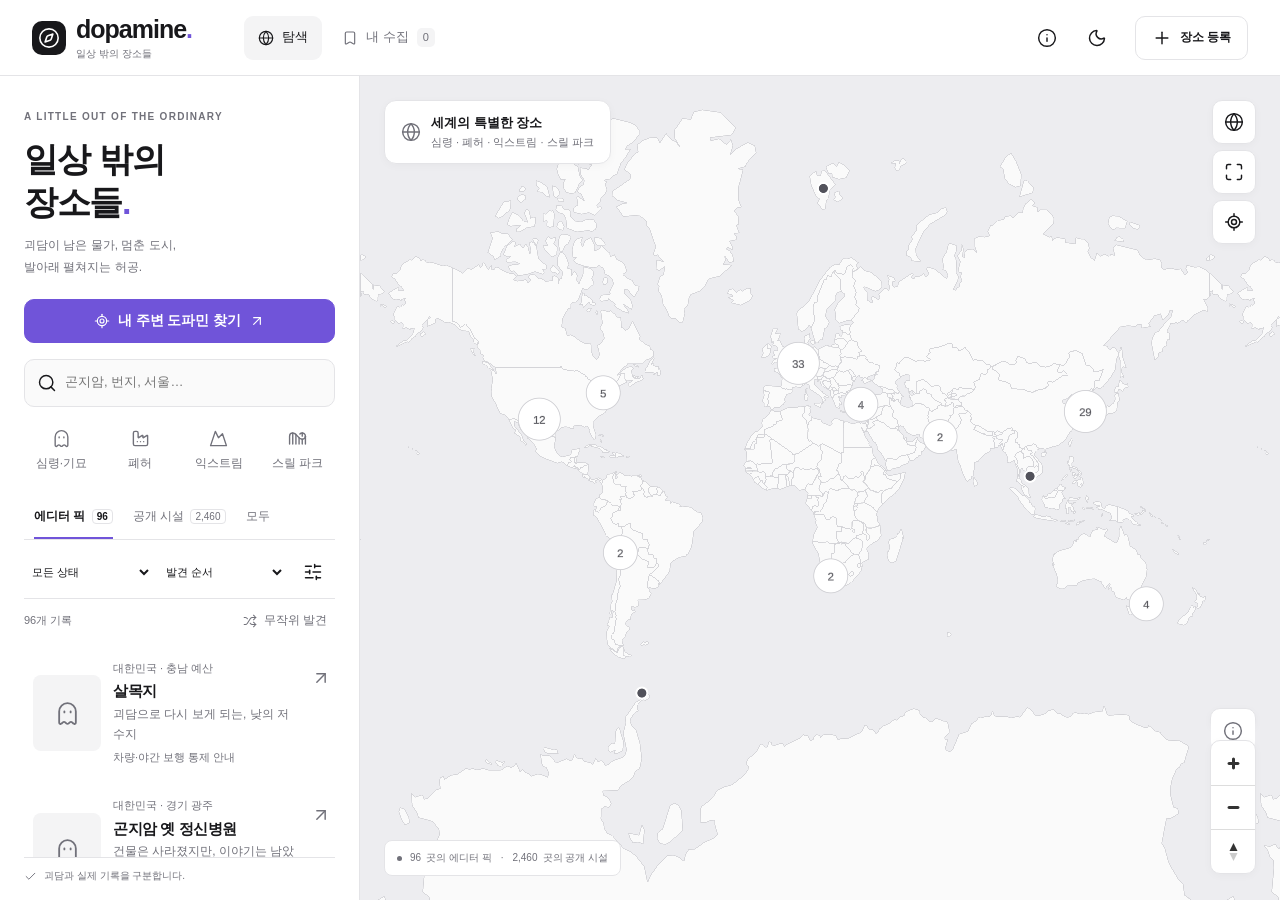
<file: index.html>
<!doctype html>
<html lang="ko" data-theme="light">
<head>
<meta charset="UTF-8"><meta name="viewport" content="width=device-width,initial-scale=1,viewport-fit=cover">
<meta name="theme-color" content="#fafafa"><meta name="description" content="심령 명소, 폐허, 아찔한 체험과 스릴 어트랙션. 세계 지도에서 다음 도파민을 발견하고, 내 주변의 특별한 장소를 찾으십시오.">
<title>Dopamine · 일상 밖의 장소들</title><link rel="icon" href="./favicon.svg"><link rel="manifest" href="./manifest.webmanifest"><link rel="stylesheet" href="./app.css"><script type="module" src="./app.js"></script>
<meta property="og:title" content="Dopamine · 일상 밖의 장소들"><meta property="og:description" content="심장이 빨라지는 곳을 찾는 세계 지도."><meta property="og:type" content="website">
<script>try{document.documentElement.dataset.theme=JSON.parse(localStorage.getItem('dopamine-theme'))||(matchMedia('(prefers-color-scheme:dark)').matches?'dark':'light')}catch{}</script>
<link rel="canonical" href="https://hashnut.github.io/dopamine/"><meta property="og:url" content="https://hashnut.github.io/dopamine/"></head>
<body>
<a class="skip-link" href="#search">장소 검색으로 이동</a>
<header class="app-header">
  <a class="brand" href="./" aria-label="Dopamine 홈"><span class="brand-symbol" data-icon="Compass"></span><span>dopamine<span class="brand-dot">.</span><small>일상 밖의 장소들</small></span></a>
  <nav class="desktop-nav" aria-label="주요 탐색"><button id="explore-button" class="active"><span data-icon="Globe"></span>탐색</button><button id="saved-button"><span data-icon="Bookmark"></span>내 수집 <span id="saved-count" class="count">0</span></button></nav>
  <div class="header-actions"><button id="source-button" class="icon-button" aria-label="자료와 출처"><span data-icon="Info"></span></button><button id="theme-button" class="icon-button" aria-label="어두운 테마로 전환"><span data-icon="Moon"></span></button><button id="suggest-button" class="secondary desktop-only"><span data-icon="Plus"></span>장소 등록</button></div>
</header>
<main class="app-main">
  <aside id="explorer" class="explorer" aria-label="장소 탐색">
    <div class="explorer-top"><div class="intro"><span class="eyebrow">A LITTLE OUT OF THE ORDINARY</span><h1>일상 밖의 <br>장소들<span class="accent-text">.</span></h1><p>괴담이 남은 물가, 멈춘 도시,<br>발아래 펼쳐지는 허공.</p></div><button id="panel-close" class="icon-button mobile-only" aria-label="목록 닫기"><span data-icon="X"></span></button></div>
    <button id="nearby-button" class="primary nearby-cta"><span data-icon="LocateFixed"></span>내 주변 도파민 찾기<span data-icon="ArrowUpRight"></span></button>
    <div class="search-control"><span data-icon="Search"></span><input id="search" type="search" placeholder="곤지암, 번지, 서울…" aria-label="장소 검색" autocomplete="off"><button id="clear-search" class="icon-button" aria-label="검색 지우기" hidden><span data-icon="X"></span></button></div>
    <div id="theme-tabs" class="category-tabs" role="group" aria-label="장소 종류"></div>
    <div class="dataset-tabs" role="group" aria-label="자료 종류"><button data-dataset="curated" class="active">에디터 픽 <span id="curated-count">—</span></button><button data-dataset="inventory">공개 시설 <span id="inventory-count">—</span></button><button data-dataset="all">모두</button></div>
    <div id="location-context" class="location-context" hidden><span data-icon="MapPin"></span><span id="location-label"></span><button id="clear-location" class="icon-button" aria-label="위치 기준 해제"><span data-icon="X"></span></button></div>
    <div class="filter-row"><select id="visit-filter" aria-label="방문 상태"><option value="all">모든 상태</option><option value="visitable">운영 안내 있음</option><option value="archive">제한·미확인</option></select><select id="sort" aria-label="정렬"><option value="editor">발견 순서</option><option value="distance">가까운 순</option><option value="country">나라별</option><option value="rating">내 평점순</option></select><button id="filter-button" class="icon-button" aria-label="상세 필터"><span data-icon="SlidersHorizontal"></span></button></div>
    <div class="list-heading"><span id="result-count" aria-live="polite">기록을 불러오는 중</span><button id="random-button" class="text-button"><span data-icon="Shuffle"></span>무작위 발견</button></div>
    <div id="place-list" class="place-list" aria-label="검색 결과"></div>
    <div class="explorer-footer"><span data-icon="Check"></span><span id="data-note">괴담과 실제 기록을 구분합니다.</span></div>
  </aside>
  <section class="map-stage" aria-label="세계 장소 지도">
    <div id="map" class="map-container"></div>
    <div class="map-title"><span class="map-title-icon" data-icon="Globe"></span><div><strong id="map-title">세계의 특별한 장소</strong><span id="map-subtitle">지도에서 다음 발견을 시작하십시오.</span></div></div>
    <button id="mobile-search" class="mobile-search mobile-only" aria-label="검색과 장소 목록 열기"><span data-icon="Search"></span><span>어디로 떠나시겠습니까.</span><span data-icon="SlidersHorizontal"></span></button>
    <div class="map-actions"><button id="world-button" class="icon-button" aria-label="세계 전체 보기" title="세계 전체"><span data-icon="Globe"></span></button><button id="fit-button" class="icon-button" aria-label="현재 결과에 지도 맞추기" title="결과 보기"><span data-icon="Maximize"></span></button><button id="map-nearby" class="icon-button" aria-label="주변 장소 찾기" title="주변 장소"><span data-icon="LocateFixed"></span></button></div>
    <div id="map-summary" class="map-summary"><span class="live-dot"></span><span id="total-count">—</span>곳의 에디터 픽<span class="summary-divider">·</span><span id="public-total">—</span>곳의 공개 시설</div>
    <div class="mobile-map-teaser mobile-only"><div><span class="eyebrow">YOUR NEXT DISCOVERY</span><strong id="mobile-result-count">일상 밖으로, 한 걸음.</strong></div><button id="teaser-list" class="icon-button" aria-label="장소 목록 열기"><span data-icon="ArrowUpRight"></span></button></div>
    <article id="detail" class="detail-panel" aria-label="장소 상세 기록" hidden tabindex="-1"></article>
  </section>
</main>
<nav class="bottom-nav" aria-label="모바일 주요 탐색"><button data-nav="map" class="active"><span data-icon="Map"></span><span>지도</span></button><button data-nav="list"><span data-icon="List"></span><span>발견</span></button><button data-nav="nearby"><span data-icon="LocateFixed"></span><span>내 주변</span></button><button data-nav="saved"><span data-icon="Bookmark"></span><span>내 수집</span></button><button data-nav="more"><span data-icon="Menu"></span><span>더보기</span></button></nav>
<dialog id="nearby-dialog" class="sheet-dialog"><div class="dialog-heading"><div><span class="eyebrow">CLOSE TO YOU</span><h2>근처에도, 특별한 곳.</h2></div><button class="dialog-close icon-button" aria-label="주변 검색 닫기"><span data-icon="X"></span></button></div><p>현재 위치 또는 원하는 도시를 기준으로 가까운 장소를 찾습니다.</p><button id="locate-button" class="primary full-width"><span data-icon="LocateFixed"></span>현재 위치 사용</button><p class="privacy-note">위치는 이 기기의 거리 계산에만 사용됩니다. 위치를 별도로 저장하거나 전송하지 않습니다. 지도 서비스에는 보고 있는 지도 영역이 요청됩니다.</p><div id="location-error" class="notice" role="status" hidden></div><label for="city-select">도시로 시작하기</label><select id="city-select"><option value="seoul">서울</option><option value="busan">부산</option><option value="daegu">대구</option><option value="daejeon">대전</option><option value="gwangju">광주</option><option value="jeju">제주</option><option value="tokyo">도쿄</option><option value="london">런던</option><option value="paris">파리</option><option value="new-york">뉴욕</option><option value="los-angeles">로스앤젤레스</option><option value="sydney">시드니</option></select><button id="city-button" class="secondary full-width">이 도시 근처 찾기<span data-icon="ArrowUpRight"></span></button><button id="map-center-button" class="text-button full-width"><span data-icon="MapPin"></span>지금 지도 중심에서 찾기</button><div class="radius-row"><label for="radius">검색 반경</label><select id="radius"><option value="25">25 km</option><option value="50" selected>50 km</option><option value="100">100 km</option><option value="300">300 km</option><option value="0">거리 제한 없음</option></select></div></dialog>
<dialog id="filter-dialog" class="sheet-dialog"><div class="dialog-heading"><h2>탐색 필터</h2><button class="dialog-close icon-button" aria-label="필터 닫기"><span data-icon="X"></span></button></div><p>공개 시설은 OpenStreetMap의 시설 기록입니다. 현재 운영과 스릴 수준은 별도로 검증되지 않았습니다.</p><label for="facility-kind">공개 시설 종류</label><select id="facility-kind"><option value="all">모두</option><option value="roller_coaster">롤러코스터</option><option value="zipline">짚라인</option><option value="bungee">번지점프</option></select><button id="reset-filters" class="secondary full-width">검색 조건 초기화</button><button class="primary full-width dialog-apply">적용하기</button></dialog>
<dialog id="more-dialog" class="sheet-dialog"><div class="dialog-heading"><h2>Dopamine</h2><button class="dialog-close icon-button" aria-label="메뉴 닫기"><span data-icon="X"></span></button></div><button id="mobile-suggest" class="secondary full-width"><span data-icon="Plus"></span>내 지도에 장소 등록</button><button id="mobile-sources" class="secondary full-width"><span data-icon="Info"></span>자료와 출처</button><p>내 수집·평점·등록은 이 브라우저에 저장됩니다. 다른 기기나 다른 이용자와 공유되는 계정 기능은 아닙니다.</p></dialog>
<dialog id="suggest-dialog" class="sheet-dialog"><div class="dialog-heading"><div><span class="eyebrow">YOUR FIELD NOTE</span><h2>나만의 장소 기록</h2></div><button class="dialog-close icon-button" aria-label="장소 등록 닫기"><span data-icon="X"></span></button></div><p>이 브라우저의 내 지도에 저장됩니다. 전체 이용자에게 공개되는 등록은 아닙니다.</p><form id="suggest-form"><label for="place-name">장소 이름</label><input id="place-name" required maxlength="70"><div class="form-grid"><div><label for="place-country">나라 · 지역</label><input id="place-country" required maxlength="50"></div><div><label for="place-category">종류</label><select id="place-category"><option value="haunted">심령·기묘</option><option value="ruins">폐허</option><option value="extreme">익스트림</option><option value="parks">스릴 파크</option></select></div></div><div class="form-grid"><div><label for="place-lat">위도</label><input id="place-lat" required type="number" min="-90" max="90" step="any"></div><div><label for="place-lon">경도</label><input id="place-lon" required type="number" min="-180" max="180" step="any"></div></div><label for="place-source">근거 자료 주소</label><input id="place-source" required type="url" placeholder="https://"><label for="place-story">이 장소가 특별한 이유</label><textarea id="place-story" rows="3" maxlength="800" required></textarea><button class="primary full-width" type="submit"><span data-icon="Plus"></span>내 지도에 등록</button></form></dialog>
</body></html>
</file>
<file: app.css>
*{box-sizing:border-box}html,body{margin:0;max-width:100%;overflow-x:hidden}html{color-scheme:light}html[data-theme=dark]{color-scheme:dark}body{font-family:Inter,-apple-system,BlinkMacSystemFont,Segoe UI,Noto Sans KR,sans-serif;font-size:14px;line-height:1.6;color:var(--text);background:var(--bg);-webkit-font-smoothing:antialiased}button,input,select,textarea{font:inherit}button,a,input,select,textarea{-webkit-tap-highlight-color:transparent}button{cursor:pointer}button:disabled{cursor:wait;opacity:.5}button,a{touch-action:manipulation}a{color:inherit;text-decoration:none}button{color:inherit;background:none;border:0}button,a{transition:background-color .15s,color .15s,border-color .15s}button:active{transform:scale(.98)}:focus-visible{outline:2px solid var(--accent);outline-offset:3px}button:focus:not(:focus-visible){outline:none}button[hidden],[hidden]{display:none!important}h1,h2,h3,p{margin:0}h1,h2,h3{letter-spacing:-.04em;line-height:1.3;text-wrap:balance}p{overflow-wrap:anywhere;text-wrap:pretty}svg{width:20px;height:20px;flex-shrink:0;stroke-width:1.75}input,select,textarea{min-width:0;min-height:44px;font-size:16px;color:var(--text);background:var(--surface);border:1px solid var(--border);border-radius:10px;padding:10px 12px;width:100%}textarea{resize:vertical}label{display:block;font-weight:500;margin:16px 0 8px}select{padding-right:26px}button{min-height:44px;min-width:44px}a:not(.skip-link){min-height:44px}button.primary,button.secondary,a.primary,a.secondary{display:inline-flex;justify-content:center;align-items:center;gap:8px;min-height:44px;border-radius:10px;padding:11px 16px;font-weight:600;line-height:1.4}button.primary,a.primary{color:#fff;background:var(--accent);border:1px solid var(--accent)}button.primary:hover,a.primary:hover{background:var(--accent-hover)}button.secondary,a.secondary{background:var(--surface);border:1px solid var(--border)}button.secondary:hover,a.secondary:hover{background:var(--hover)}.icon-button{width:44px;height:44px;display:inline-flex;align-items:center;justify-content:center;border-radius:10px;flex-shrink:0}.icon-button:hover{background:var(--hover)}.text-button{display:inline-flex;align-items:center;justify-content:center;gap:7px;font-size:12px;color:var(--muted);border-radius:8px;padding:8px}.text-button:hover{color:var(--text);background:var(--hover)}.full-width{width:100%;margin-top:12px}.eyebrow{font-size:10px;letter-spacing:.13em;color:var(--muted);font-weight:600}.count{padding:1px 6px;background:var(--hover);font-size:11px;border-radius:5px}.skip-link{position:fixed;top:-100px;left:16px;z-index:1000;padding:12px;background:var(--surface)}.skip-link:focus{top:12px}dialog{background:var(--surface);color:var(--text);border:1px solid var(--border);padding:24px;width:calc(100% - 24px);max-width:520px;max-height:85dvh;border-radius:20px;box-shadow:0 16px 50px #0002;overflow-y:auto}dialog::backdrop{background:#0005;backdrop-filter:blur(3px)}.dialog-heading{display:flex;align-items:flex-start;justify-content:space-between;gap:12px;margin-bottom:12px}.dialog-heading h2,dialog h2{font-size:24px;margin-top:5px}dialog p{color:var(--muted);font-size:13px}dialog .dialog-close{float:right}dialog .form-grid{display:grid;grid-template-columns:1fr;gap:0}.source-list{display:grid;gap:16px;margin:24px 0}.source-list article{border-top:1px solid var(--border);padding-top:12px}.source-list a{font-weight:600;display:flex;align-items:center}.source-list p{font-size:13px;color:var(--muted)}.source-note{margin-top:16px!important}.notice{background:var(--hover);border:1px solid var(--border);padding:12px;border-radius:10px;font-size:13px;color:var(--muted);margin-top:12px}.privacy-note{font-size:11px;margin:12px 0 24px}.radius-row{display:flex;align-items:center;gap:16px;margin-top:16px}.radius-row label{flex-shrink:0;margin:0}.radius-row select{flex:1}#toast{position:fixed;bottom:calc(94px + env(safe-area-inset-bottom));left:50%;transform:translate(-50%,12px);background:var(--text);color:var(--surface);border-radius:12px;padding:12px 20px;font-size:13px;z-index:200;opacity:0;transition:opacity .15s,transform .15s;pointer-events:none;max-width:calc(100% - 32px);text-align:center;width:max-content}#toast.visible{opacity:1;transform:translate(-50%)}.data-failure{position:fixed;inset:0;background:var(--bg);z-index:300;padding:64px 24px;text-align:center}.data-failure button{border:1px solid var(--border);border-radius:10px;padding:12px;margin-top:24px}@media(min-width:640px){dialog .form-grid{grid-template-columns:1fr 1fr;gap:16px}dialog{padding:28px}#toast{bottom:32px}}@media(min-width:768px){input,select,textarea{font-size:14px}}@media(prefers-reduced-motion:reduce){*,*:before,*:after{transition:none!important;scroll-behavior:auto!important}}:root{--bg:#fafafa;--surface:#fff;--elevated:#f4f4f5;--text:#18181b;--muted:#71717a;--border:#e4e4e7;--hover:#f4f4f5;--accent:#7054d9;--accent-hover:#6145cb;--accent-soft:#7054d912;--shadow:0 2px 8px #18181b08;--bottom: calc(68px + env(safe-area-inset-bottom)) }[data-theme=dark]{--bg:#09090b;--surface:#18181b;--elevated:#27272a;--text:#fafafa;--muted:#a1a1aa;--border:#27272a;--hover:#27272a;--accent:#9b85ee;--accent-hover:#8c73e4;--accent-soft:#9b85ee18;--shadow:0 2px 8px #0002}.accent-text,.brand-dot{color:var(--accent)}.app-header{height:68px;padding:0 16px;display:flex;align-items:center;justify-content:space-between;background:var(--surface);border-bottom:1px solid var(--border);gap:12px;position:relative;z-index:30}.brand{display:flex;align-items:center;gap:10px;flex-shrink:0;font-size:24px;line-height:1.1;font-weight:650;letter-spacing:-1px}.brand-symbol{height:34px;width:34px;background:var(--text);color:var(--surface);border-radius:10px;display:flex;align-items:center;justify-content:center}.brand-symbol svg{height:22px;width:22px}.brand small{display:none;font-size:10px;color:var(--muted);font-weight:400;letter-spacing:0;margin-top:5px}.header-actions{display:flex;gap:4px;align-items:center}.desktop-only,.desktop-nav{display:none!important}.app-main{height:calc(100dvh - 68px - var(--bottom));position:relative;display:flex;min-height:0}.explorer{position:fixed;z-index:40;left:0;right:0;top:68px;bottom:var(--bottom);background:var(--surface);display:none;flex-direction:column;padding:16px;min-width:0;border-top:1px solid var(--border);overflow:hidden}.explorer.visible{display:flex}.explorer-top{display:flex;align-items:flex-start;justify-content:space-between}.intro{margin-bottom:20px}.intro h1{font-size:28px;font-weight:600;margin-top:8px;letter-spacing:-1.3px}.intro h1 br{display:none}.intro p{color:var(--muted);font-size:13px;margin-top:10px}.intro p br{display:none}.nearby-cta{width:100%;flex-shrink:0}.nearby-cta svg:last-child{margin-left:auto;width:16px}.search-control{display:flex;align-items:center;min-height:48px;margin:16px 0 12px;border:1px solid var(--border);border-radius:10px;background:var(--bg);padding-left:12px;gap:6px;flex-shrink:0}.search-control>svg{width:18px;color:var(--muted)}.search-control input{background:transparent;border:0;padding:10px 2px;box-shadow:none;border-radius:0;appearance:none;flex:1}.search-control input::-webkit-search-cancel-button{display:none}.category-tabs{display:grid;grid-template-columns:repeat(4,1fr);gap:4px;flex-shrink:0}.category-tab{display:flex;flex-direction:column;align-items:center;justify-content:center;gap:6px;font-size:11px;color:var(--muted);padding:9px 2px;border-radius:10px;border:1px solid transparent}.category-tab:hover{background:var(--hover)}.category-tab.active{color:var(--accent);background:var(--accent-soft);border-color:var(--accent)}.category-tab svg{width:19px;height:19px}.dataset-tabs{display:flex;align-items:center;border-bottom:1px solid var(--border);margin-top:12px;flex-shrink:0}.dataset-tabs button{font-size:12px;padding:8px 10px;color:var(--muted);position:relative;white-space:nowrap}.dataset-tabs button.active{color:var(--text);font-weight:600}.dataset-tabs button.active:after{content:"";height:2px;position:absolute;bottom:0;left:10px;right:10px;background:var(--accent)}.dataset-tabs span{font-size:10px;padding:1px 4px;border:1px solid var(--border);border-radius:4px;margin-left:3px}.filter-row{display:flex;align-items:center;gap:6px;margin-top:10px;flex-shrink:0}.filter-row select{flex:1;background:var(--surface);border:0;padding-left:4px;padding-right:20px;border-radius:6px}.location-context{display:flex;align-items:center;gap:8px;padding-left:12px;border:1px solid var(--border);border-radius:10px;font-size:12px;margin-top:12px;flex-shrink:0}.location-context>svg{width:16px;color:var(--accent)}.location-context>span:not([data-icon]){flex:1}.list-heading{display:flex;align-items:center;justify-content:space-between;gap:8px;border-top:1px solid var(--border);margin-top:4px;flex-shrink:0}.list-heading>span{font-size:11px;color:var(--muted)}.list-heading svg{width:14px}.place-list{overflow-y:auto;flex:1;min-height:80px;scrollbar-width:thin;padding-top:4px;overscroll-behavior:contain}.place-card{display:flex;align-items:center;text-align:left;width:100%;gap:12px;padding:12px 8px;min-height:100px;border:1px solid transparent;border-radius:12px;margin-bottom:4px;position:relative}.place-card:hover{background:var(--hover)}.place-card.active{background:var(--accent-soft);border-color:var(--accent)}.place-thumb{width:68px;height:76px;object-fit:cover;border-radius:8px;flex-shrink:0;background:var(--hover);display:flex;align-items:center;justify-content:center;color:var(--muted)}.place-thumb svg{width:25px;height:25px}.card-copy{flex:1;min-width:0}.card-meta{font-size:10px;color:var(--muted);display:flex;align-items:center;gap:5px;overflow:hidden;text-overflow:ellipsis;white-space:nowrap}.card-copy h3{font-size:14px;font-weight:600;margin:4px 0;overflow-wrap:anywhere;letter-spacing:-.03em}.card-copy p{font-size:11px;color:var(--muted);display:-webkit-box;-webkit-line-clamp:2;-webkit-box-orient:vertical;overflow:hidden;line-height:1.65}.card-status{font-size:10px;color:var(--muted);display:block;margin-top:5px}.card-arrow{width:15px;color:var(--muted);align-self:flex-start;margin-top:8px}.public-badge{font-size:9px;border:1px solid var(--border);border-radius:4px;padding:1px 4px}.distance{color:var(--accent);white-space:nowrap}.explorer-footer{border-top:1px solid var(--border);padding:10px 0 0;display:flex;align-items:center;gap:7px;font-size:10px;color:var(--muted);flex-shrink:0}.explorer-footer svg{width:13px;height:13px}.empty{padding:32px 12px;color:var(--muted);text-align:center;font-size:13px}.empty svg{width:32px;height:32px;margin-bottom:12px}.empty button{margin-top:16px}.load-more{width:100%;margin:12px 0}.map-stage{flex:1;min-width:0;position:relative;background:var(--bg);overflow:hidden}.map-container.maplibregl-map{position:absolute;inset:0}.map-title{display:none;position:absolute;top:24px;left:24px;align-items:center;gap:10px;background:var(--surface);border:1px solid var(--border);border-radius:12px;padding:12px 16px;box-shadow:var(--shadow);pointer-events:none}.map-title-icon{display:flex;color:var(--muted)}.map-title strong{display:block;font-weight:600;font-size:13px}.map-title span:not(.map-title-icon){font-size:11px;color:var(--muted);display:block}.mobile-search{position:absolute;top:16px;left:16px;right:16px;width:calc(100% - 32px);height:52px;display:flex;align-items:center;gap:12px;padding:8px 14px;background:var(--surface);border:1px solid var(--border);border-radius:12px;box-shadow:var(--shadow);color:var(--muted);font-size:14px;text-align:left}.mobile-search span:not([data-icon]){flex:1}.mobile-search svg:last-child{width:18px}.map-actions{position:absolute;right:16px;top:88px;display:flex;flex-direction:column;gap:6px}.map-actions button{border:1px solid var(--border);background:var(--surface);box-shadow:var(--shadow)}.map-summary{display:none;position:absolute;bottom:24px;left:24px;background:var(--surface);padding:9px 12px;border:1px solid var(--border);border-radius:8px;font-size:10px;color:var(--muted);align-items:center;gap:5px;pointer-events:none}.live-dot{width:5px;height:5px;background:var(--muted);border-radius:50%;margin-right:3px}.summary-divider{padding:0 4px}.mobile-map-teaser{position:absolute;bottom:46px;left:16px;right:16px;display:flex;align-items:center;justify-content:space-between;gap:12px;border:1px solid var(--border);border-radius:14px;background:var(--surface);padding:12px 14px;box-shadow:var(--shadow)}.mobile-map-teaser strong{display:block;font-size:15px;font-weight:550;margin-top:3px}.mobile-map-teaser .eyebrow{font-size:9px}.bottom-nav{position:fixed;left:0;right:0;bottom:0;height:var(--bottom);padding:5px 8px env(safe-area-inset-bottom);display:flex;align-items:flex-start;justify-content:space-around;border-top:1px solid var(--border);background:var(--surface);z-index:60}.bottom-nav button{display:flex;flex-direction:column;align-items:center;justify-content:center;gap:4px;min-height:56px;flex:1;color:var(--muted);font-size:10px;border-radius:10px}.bottom-nav button.active{color:var(--accent);background:var(--accent-soft)}.bottom-nav svg{width:20px}.detail-panel{position:fixed;inset:80px 8px var(--bottom);z-index:50;background:var(--surface);border:1px solid var(--border);border-radius:18px 18px 0 0;overflow-y:auto;overscroll-behavior:contain;box-shadow:var(--shadow)}.detail-topbar{position:sticky;top:0;z-index:3;display:flex;align-items:center;justify-content:space-between;gap:12px;background:var(--surface);padding:8px 12px;border-bottom:1px solid var(--border)}.detail-topbar>span{font-size:11px;color:var(--muted);display:flex;align-items:center;gap:8px}.detail-topbar .detail-buttons{display:flex;gap:4px}.detail-cover{height:210px;margin:16px 16px 0;border-radius:12px;overflow:hidden;position:relative;background:var(--hover);display:flex;align-items:center;justify-content:center}.detail-cover>img{width:100%;height:100%;object-fit:cover}.missing-photo{text-align:center;color:var(--muted);font-size:12px}.missing-photo svg{height:36px;width:36px;margin-bottom:8px}.detail-content{padding:20px 20px 32px}.detail-kicker{font-size:11px;color:var(--muted);margin-bottom:8px}.detail-content h2{font-size:28px;font-weight:600;overflow-wrap:anywhere}.tagline{font-size:14px;color:var(--muted);margin-top:10px}.tags{display:flex;flex-wrap:wrap;gap:6px;margin-top:16px}.tags span{padding:4px 8px;border:1px solid var(--border);border-radius:6px;font-size:10px;color:var(--muted)}.detail-primary-actions{display:flex;gap:8px;margin:24px 0}.detail-primary-actions .primary{flex:1}.detail-primary-actions .secondary{padding:11px 12px}.metrics{display:grid;grid-template-columns:repeat(2,minmax(0,1fr));gap:12px;padding:16px;border:1px solid var(--border);border-radius:10px;margin:20px 0}.metrics strong{font-size:22px;letter-spacing:-1px;font-weight:550}.metrics small{display:block;font-size:10px;color:var(--muted)}.field-section{border-top:1px solid var(--border);margin-top:24px;padding-top:20px}.section-label{font-size:11px;font-weight:600;display:flex;align-items:center;gap:8px;margin-bottom:10px}.field-section p,.field-section ul{font-size:13px;line-height:1.9;color:var(--muted)}.field-section ul{padding-left:18px;margin:0}.field-section li{margin-bottom:8px}.field-section small{font-size:10px;display:block;margin-top:8px;color:var(--muted)}.status-box{background:var(--bg);border:1px solid var(--border);border-radius:10px;padding:14px;margin:24px 0}.status-box strong{font-size:12px;display:flex;align-items:center;gap:7px}.status-box svg{width:15px}.status-box p{font-size:11px;color:var(--muted);line-height:1.8;margin-top:8px}.travel-links{display:grid;grid-template-columns:1fr;gap:8px}.travel-links a{display:flex;align-items:center;justify-content:space-between;border:1px solid var(--border);border-radius:9px;min-height:44px;padding:10px 12px;font-size:12px}.travel-links a:hover{background:var(--hover)}.travel-links svg{width:15px}.coordinate-note{font-size:10px;color:var(--muted);margin-top:12px;line-height:1.8}.gallery-link{display:flex;align-items:center;gap:8px;font-size:12px;margin:8px 0}.rating{display:flex;align-items:center;justify-content:space-between;gap:8px;margin-top:20px;flex-wrap:wrap}.rating>span{font-size:11px;color:var(--muted)}.rating>div{display:flex}.rating button{width:44px;height:44px;color:var(--muted);border-radius:8px}.rating button.on{color:var(--accent)}.rating button.on svg{fill:var(--accent-soft)}.personal-note{font-size:10px;color:var(--muted);margin-top:6px}.references a{display:flex;align-items:center;justify-content:space-between;gap:8px;font-size:12px;min-height:44px;line-height:1.5;border-bottom:1px solid var(--border);padding:8px 0;overflow-wrap:anywhere}.references p{font-size:10px;margin:12px 0}.photo-note{font-size:10px;color:var(--muted);margin-top:12px}.photo-credit{font-size:10px!important}.license-note{display:block;font-size:10px;color:var(--muted)}.maplibregl-ctrl-group{background:var(--surface)!important;border:1px solid var(--border)!important;border-radius:10px!important;box-shadow:var(--shadow)!important}.maplibregl-ctrl-group button{width:44px!important;height:44px!important}.maplibregl-ctrl button .maplibregl-ctrl-icon{filter:none}[data-theme=dark] .maplibregl-ctrl button .maplibregl-ctrl-icon{filter:invert(1)}.maplibregl-ctrl-attrib{font-size:9px!important;max-width:calc(100vw - 32px);background:var(--surface)!important;color:var(--muted)!important}.maplibregl-ctrl-attrib a{min-height:44px!important;display:inline-flex!important;align-items:center;padding:0 4px}.maplibregl-ctrl-attrib-button{height:44px!important;width:44px!important;background-color:var(--surface)!important}.maplibregl-ctrl-bottom-right .maplibregl-ctrl-group{display:none}.maplibregl-ctrl-bottom-right{bottom:0!important}.maplibregl-canvas-container:focus-visible{outline:none}.sheet-dialog{padding-bottom:max(24px,env(safe-area-inset-bottom))}.dialog-apply{margin-top:16px}@media(max-width:767px){.sheet-dialog[open]{position:fixed;margin:0;inset:auto 0 0;width:100%;max-width:none;border-radius:20px 20px 0 0;max-height:90dvh}.explorer.visible .intro{margin-bottom:10px}.explorer.visible .intro h1{font-size:24px}.explorer.visible .intro p,.explorer.visible .intro .eyebrow,.explorer.visible .nearby-cta{display:none}.explorer.visible .search-control{margin-top:0}.explorer.visible .category-tab{flex-direction:row;font-size:10px;gap:4px}.explorer.visible .category-tab svg{height:16px;width:16px}}@media(min-width:640px){.travel-links{grid-template-columns:1fr 1fr}.detail-content{padding:24px}}@media(min-width:768px){.mobile-only,.bottom-nav{display:none!important}.desktop-only,.desktop-nav{display:flex!important}.app-header{height:76px;padding:0 24px}.brand{font-size:25px}.brand small{display:block}.desktop-nav{align-items:center;gap:6px;margin-left:40px;margin-right:auto}.desktop-nav button{display:flex;align-items:center;gap:8px;color:var(--muted);font-size:13px;padding:10px 14px;border-radius:9px}.desktop-nav button.active{background:var(--hover);color:var(--text)}.desktop-nav svg{height:16px;width:16px}.header-actions{gap:6px}.header-actions .secondary{font-size:12px;margin-left:10px}.app-main{height:calc(100dvh - 76px)}.explorer{position:relative;display:flex;inset:auto;z-index:10;width:340px;flex-shrink:0;padding:24px 20px 16px;border:0;border-right:1px solid var(--border)}.intro{margin-bottom:20px}.intro h1{font-size:34px;margin-top:12px;line-height:1.25}.intro h1 br,.intro p br{display:block}.intro p{font-size:12px;line-height:1.8;margin-top:12px}.search-control input{font-size:13px}.filter-row select{font-size:11px}.map-title,.map-summary{display:flex}.map-actions{top:24px;right:24px}.detail-panel{position:absolute;inset:16px 16px 16px auto;width:390px;border-radius:14px;z-index:25}.detail-cover{height:210px}.detail-content h2{font-size:27px}.maplibregl-ctrl-bottom-right{bottom:16px!important;right:14px!important}.maplibregl-ctrl-bottom-right .maplibregl-ctrl-group{display:block}.maplibregl-ctrl-attrib{max-width:100%}.detail-open .map-summary{display:none}.detail-open .map-actions{right:424px}.detail-open .maplibregl-ctrl-bottom-right{right:416px!important}.detail-open .map-title{max-width:calc(100% - 448px)}}@media(min-width:1200px){.explorer{width:360px;padding:28px 24px 16px}.app-header{padding:0 32px}.map-stage.detail-open>.map-container{right:420px}.detail-panel{top:0;right:0;bottom:0;width:420px;border-radius:0;border-top:0;border-bottom:0;border-right:0;box-shadow:none}.detail-open .map-actions{right:444px}.detail-open .maplibregl-ctrl-bottom-right{right:434px!important}.detail-open .map-title{max-width:calc(100% - 468px)}.detail-content{padding:24px}.detail-cover{height:220px;margin:20px 20px 0}}@media(min-width:1600px){.explorer{width:380px}.detail-panel{width:440px}.map-stage.detail-open>.map-container{right:440px}.detail-open .map-actions{right:464px}.detail-open .maplibregl-ctrl-bottom-right{right:454px!important}}[data-icon]{display:inline-flex;align-items:center;justify-content:center}.maplibregl-ctrl-attrib-button{background-repeat:no-repeat!important;background-position:center!important;background-size:20px 20px!important;list-style:none;display:block;cursor:pointer;border-radius:10px}.maplibregl-ctrl-attrib-button::-webkit-details-marker{display:none}.maplibregl-ctrl-attrib{border:1px solid var(--border);border-radius:10px!important;box-shadow:var(--shadow);padding:0!important;min-width:44px;min-height:44px}.maplibregl-ctrl-attrib[open]{padding:4px 48px 4px 12px!important;max-width:360px}.maplibregl-ctrl-attrib:not([open]) .maplibregl-ctrl-attrib-inner{display:none!important}[data-theme=dark] .maplibregl-ctrl-attrib-button{filter:invert(1)}.search-control:focus-within{border-color:var(--accent)}.search-control input:focus-visible{outline:none}.intro h1{word-spacing:.04em}@media(max-width:767px){.maplibregl-ctrl-attrib[open]{max-width:calc(100vw - 32px)}.map-stage:has(.detail-panel:not([hidden])) .maplibregl-ctrl-bottom-right{display:none}}.card-meta,.card-status{font-size:11px}.card-copy p{font-size:12px}.card-copy h3{font-size:15px}.category-tab,.detail-kicker{font-size:12px}.field-section p,.field-section ul{font-size:14px}.status-box p,.privacy-note{font-size:12px}@media(max-width:767px){.explorer.visible .category-tab{font-size:11px}}[data-theme=dark] .primary{color:#18181b}.maplibregl-ctrl-attrib-button{display:flex!important;align-items:center;justify-content:center;background-image:none!important;color:var(--muted);filter:none!important}@media(max-width:767px){.app-header{padding-top:env(safe-area-inset-top);height:calc(68px + env(safe-area-inset-top))}.app-main{height:calc(100dvh - 68px - env(safe-area-inset-top) - var(--bottom))}.explorer{top:calc(68px + env(safe-area-inset-top))}.detail-panel{top:calc(80px + env(safe-area-inset-top))}}.maplibregl-map{font:12px/20px Helvetica Neue,Arial,Helvetica,sans-serif;overflow:hidden;position:relative;-webkit-tap-highlight-color:rgb(0 0 0/0);-webkit-touch-callout:none}.maplibregl-canvas{position:absolute;left:0;top:0}.maplibregl-map:fullscreen{width:100%;height:100%}.maplibregl-ctrl-group button.maplibregl-ctrl-compass{touch-action:none}.maplibregl-canvas-container.maplibregl-interactive,.maplibregl-ctrl-group button.maplibregl-ctrl-compass{cursor:grab;-webkit-user-select:none;-moz-user-select:none;user-select:none}.maplibregl-canvas-container.maplibregl-interactive.maplibregl-track-pointer{cursor:pointer}.maplibregl-canvas-container.maplibregl-interactive:active,.maplibregl-ctrl-group button.maplibregl-ctrl-compass:active{cursor:grabbing}.maplibregl-canvas-container.maplibregl-touch-zoom-rotate,.maplibregl-canvas-container.maplibregl-touch-zoom-rotate .maplibregl-canvas{touch-action:pan-x pan-y}.maplibregl-canvas-container.maplibregl-touch-drag-pan,.maplibregl-canvas-container.maplibregl-touch-drag-pan .maplibregl-canvas{touch-action:pinch-zoom}.maplibregl-canvas-container.maplibregl-touch-zoom-rotate.maplibregl-touch-drag-pan,.maplibregl-canvas-container.maplibregl-touch-zoom-rotate.maplibregl-touch-drag-pan .maplibregl-canvas{touch-action:none}.maplibregl-canvas-container.maplibregl-touch-drag-pan.maplibregl-cooperative-gestures,.maplibregl-canvas-container.maplibregl-touch-drag-pan.maplibregl-cooperative-gestures .maplibregl-canvas{touch-action:pan-x pan-y}.maplibregl-ctrl-bottom-left,.maplibregl-ctrl-bottom-right,.maplibregl-ctrl-top-left,.maplibregl-ctrl-top-right{position:absolute;pointer-events:none;z-index:2}.maplibregl-ctrl-top-left{top:0;left:0}.maplibregl-ctrl-top-right{top:0;right:0}.maplibregl-ctrl-bottom-left{bottom:0;left:0}.maplibregl-ctrl-bottom-right{right:0;bottom:0}.maplibregl-ctrl{clear:both;pointer-events:auto;transform:translate(0)}.maplibregl-ctrl-top-left .maplibregl-ctrl{margin:10px 0 0 10px;float:left}.maplibregl-ctrl-top-right .maplibregl-ctrl{margin:10px 10px 0 0;float:right}.maplibregl-ctrl-bottom-left .maplibregl-ctrl{margin:0 0 10px 10px;float:left}.maplibregl-ctrl-bottom-right .maplibregl-ctrl{margin:0 10px 10px 0;float:right}.maplibregl-ctrl-group{border-radius:4px;background:#fff}.maplibregl-ctrl-group:not(:empty){box-shadow:0 0 0 2px #0000001a}@media(forced-colors:active){.maplibregl-ctrl-group:not(:empty){box-shadow:0 0 0 2px ButtonText}}.maplibregl-ctrl-group button{width:29px;height:29px;display:block;padding:0;outline:none;border:0;box-sizing:border-box;background-color:transparent;cursor:pointer}.maplibregl-ctrl button{-webkit-user-select:none;-moz-user-select:none;user-select:none}.maplibregl-ctrl-group button+button{border-top:1px solid #ddd}.maplibregl-ctrl button .maplibregl-ctrl-icon{display:block;width:100%;height:100%;background-repeat:no-repeat;background-position:50%}@media(forced-colors:active){.maplibregl-ctrl-icon{background-color:transparent}.maplibregl-ctrl-group button+button{border-top:1px solid ButtonText}}.maplibregl-ctrl button::-moz-focus-inner{border:0;padding:0}.maplibregl-ctrl-attrib-button:focus,.maplibregl-ctrl-group button:focus{box-shadow:0 0 2px 2px #0096ff}.maplibregl-ctrl button:disabled{cursor:not-allowed}.maplibregl-ctrl button:disabled .maplibregl-ctrl-icon{opacity:.25}@media(hover:hover){.maplibregl-ctrl button:not(:disabled):hover{background-color:#0000000d}}.maplibregl-ctrl button:not(:disabled):active{background-color:#0000000d}.maplibregl-ctrl-group button:focus:focus-visible{box-shadow:0 0 2px 2px #0096ff}.maplibregl-ctrl-group button:focus:not(:focus-visible){box-shadow:none}.maplibregl-ctrl-group button:focus:first-child{border-radius:4px 4px 0 0}.maplibregl-ctrl-group button:focus:last-child{border-radius:0 0 4px 4px}.maplibregl-ctrl-group button:focus:only-child{border-radius:inherit}.maplibregl-ctrl button.maplibregl-ctrl-zoom-out .maplibregl-ctrl-icon{background-image:url(data:image/svg+xml;charset=utf-8,%3Csvg%20xmlns%3D%22http%3A%2F%2Fwww.w3.org%2F2000%2Fsvg%22%20width%3D%2229%22%20height%3D%2229%22%20fill%3D%22%23333%22%20viewBox%3D%220%200%2029%2029%22%3E%3Cpath%20d%3D%22M10%2013c-.75%200-1.5.75-1.5%201.5S9.25%2016%2010%2016h9c.75%200%201.5-.75%201.5-1.5S19.75%2013%2019%2013z%22%2F%3E%3C%2Fsvg%3E)}.maplibregl-ctrl button.maplibregl-ctrl-zoom-in .maplibregl-ctrl-icon{background-image:url(data:image/svg+xml;charset=utf-8,%3Csvg%20xmlns%3D%22http%3A%2F%2Fwww.w3.org%2F2000%2Fsvg%22%20width%3D%2229%22%20height%3D%2229%22%20fill%3D%22%23333%22%20viewBox%3D%220%200%2029%2029%22%3E%3Cpath%20d%3D%22M14.5%208.5c-.75%200-1.5.75-1.5%201.5v3h-3c-.75%200-1.5.75-1.5%201.5S9.25%2016%2010%2016h3v3c0%20.75.75%201.5%201.5%201.5S16%2019.75%2016%2019v-3h3c.75%200%201.5-.75%201.5-1.5S19.75%2013%2019%2013h-3v-3c0-.75-.75-1.5-1.5-1.5%22%2F%3E%3C%2Fsvg%3E)}@media(forced-colors:active){.maplibregl-ctrl button.maplibregl-ctrl-zoom-out .maplibregl-ctrl-icon{background-image:url(data:image/svg+xml;charset=utf-8,%3Csvg%20xmlns%3D%22http%3A%2F%2Fwww.w3.org%2F2000%2Fsvg%22%20width%3D%2229%22%20height%3D%2229%22%20fill%3D%22%23fff%22%20viewBox%3D%220%200%2029%2029%22%3E%3Cpath%20d%3D%22M10%2013c-.75%200-1.5.75-1.5%201.5S9.25%2016%2010%2016h9c.75%200%201.5-.75%201.5-1.5S19.75%2013%2019%2013z%22%2F%3E%3C%2Fsvg%3E)}.maplibregl-ctrl button.maplibregl-ctrl-zoom-in .maplibregl-ctrl-icon{background-image:url(data:image/svg+xml;charset=utf-8,%3Csvg%20xmlns%3D%22http%3A%2F%2Fwww.w3.org%2F2000%2Fsvg%22%20width%3D%2229%22%20height%3D%2229%22%20fill%3D%22%23fff%22%20viewBox%3D%220%200%2029%2029%22%3E%3Cpath%20d%3D%22M14.5%208.5c-.75%200-1.5.75-1.5%201.5v3h-3c-.75%200-1.5.75-1.5%201.5S9.25%2016%2010%2016h3v3c0%20.75.75%201.5%201.5%201.5S16%2019.75%2016%2019v-3h3c.75%200%201.5-.75%201.5-1.5S19.75%2013%2019%2013h-3v-3c0-.75-.75-1.5-1.5-1.5%22%2F%3E%3C%2Fsvg%3E)}}@media(forced-colors:active)and (prefers-color-scheme:light){.maplibregl-ctrl button.maplibregl-ctrl-zoom-out .maplibregl-ctrl-icon{background-image:url(data:image/svg+xml;charset=utf-8,%3Csvg%20xmlns%3D%22http%3A%2F%2Fwww.w3.org%2F2000%2Fsvg%22%20width%3D%2229%22%20height%3D%2229%22%20viewBox%3D%220%200%2029%2029%22%3E%3Cpath%20d%3D%22M10%2013c-.75%200-1.5.75-1.5%201.5S9.25%2016%2010%2016h9c.75%200%201.5-.75%201.5-1.5S19.75%2013%2019%2013z%22%2F%3E%3C%2Fsvg%3E)}.maplibregl-ctrl button.maplibregl-ctrl-zoom-in .maplibregl-ctrl-icon{background-image:url(data:image/svg+xml;charset=utf-8,%3Csvg%20xmlns%3D%22http%3A%2F%2Fwww.w3.org%2F2000%2Fsvg%22%20width%3D%2229%22%20height%3D%2229%22%20viewBox%3D%220%200%2029%2029%22%3E%3Cpath%20d%3D%22M14.5%208.5c-.75%200-1.5.75-1.5%201.5v3h-3c-.75%200-1.5.75-1.5%201.5S9.25%2016%2010%2016h3v3c0%20.75.75%201.5%201.5%201.5S16%2019.75%2016%2019v-3h3c.75%200%201.5-.75%201.5-1.5S19.75%2013%2019%2013h-3v-3c0-.75-.75-1.5-1.5-1.5%22%2F%3E%3C%2Fsvg%3E)}}.maplibregl-ctrl button.maplibregl-ctrl-fullscreen .maplibregl-ctrl-icon{background-image:url(data:image/svg+xml;charset=utf-8,%3Csvg%20xmlns%3D%22http%3A%2F%2Fwww.w3.org%2F2000%2Fsvg%22%20width%3D%2229%22%20height%3D%2229%22%20fill%3D%22%23333%22%20viewBox%3D%220%200%2029%2029%22%3E%3Cpath%20d%3D%22M24%2016v5.5c0%201.75-.75%202.5-2.5%202.5H16v-1l3-1.5-4-5.5%201-1%205.5%204%201.5-3zM6%2016l1.5%203%205.5-4%201%201-4%205.5%203%201.5v1H7.5C5.75%2024%205%2023.25%205%2021.5V16zm7-11v1l-3%201.5%204%205.5-1%201-5.5-4L6%2013H5V7.5C5%205.75%205.75%205%207.5%205zm11%202.5c0-1.75-.75-2.5-2.5-2.5H16v1l3%201.5-4%205.5%201%201%205.5-4%201.5%203h1z%22%2F%3E%3C%2Fsvg%3E)}.maplibregl-ctrl button.maplibregl-ctrl-shrink .maplibregl-ctrl-icon{background-image:url(data:image/svg+xml;charset=utf-8,%3Csvg%20xmlns%3D%22http%3A%2F%2Fwww.w3.org%2F2000%2Fsvg%22%20width%3D%2229%22%20height%3D%2229%22%20viewBox%3D%220%200%2029%2029%22%3E%3Cpath%20d%3D%22M18.5%2016c-1.75%200-2.5.75-2.5%202.5V24h1l1.5-3%205.5%204%201-1-4-5.5%203-1.5v-1zM13%2018.5c0-1.75-.75-2.5-2.5-2.5H5v1l3%201.5L4%2024l1%201%205.5-4%201.5%203h1zm3-8c0%201.75.75%202.5%202.5%202.5H24v-1l-3-1.5L25%205l-1-1-5.5%204L17%205h-1zM10.5%2013c1.75%200%202.5-.75%202.5-2.5V5h-1l-1.5%203L5%204%204%205l4%205.5L5%2012v1z%22%2F%3E%3C%2Fsvg%3E)}@media(forced-colors:active){.maplibregl-ctrl button.maplibregl-ctrl-fullscreen .maplibregl-ctrl-icon{background-image:url(data:image/svg+xml;charset=utf-8,%3Csvg%20xmlns%3D%22http%3A%2F%2Fwww.w3.org%2F2000%2Fsvg%22%20width%3D%2229%22%20height%3D%2229%22%20fill%3D%22%23fff%22%20viewBox%3D%220%200%2029%2029%22%3E%3Cpath%20d%3D%22M24%2016v5.5c0%201.75-.75%202.5-2.5%202.5H16v-1l3-1.5-4-5.5%201-1%205.5%204%201.5-3zM6%2016l1.5%203%205.5-4%201%201-4%205.5%203%201.5v1H7.5C5.75%2024%205%2023.25%205%2021.5V16zm7-11v1l-3%201.5%204%205.5-1%201-5.5-4L6%2013H5V7.5C5%205.75%205.75%205%207.5%205zm11%202.5c0-1.75-.75-2.5-2.5-2.5H16v1l3%201.5-4%205.5%201%201%205.5-4%201.5%203h1z%22%2F%3E%3C%2Fsvg%3E)}.maplibregl-ctrl button.maplibregl-ctrl-shrink .maplibregl-ctrl-icon{background-image:url(data:image/svg+xml;charset=utf-8,%3Csvg%20xmlns%3D%22http%3A%2F%2Fwww.w3.org%2F2000%2Fsvg%22%20width%3D%2229%22%20height%3D%2229%22%20fill%3D%22%23fff%22%20viewBox%3D%220%200%2029%2029%22%3E%3Cpath%20d%3D%22M18.5%2016c-1.75%200-2.5.75-2.5%202.5V24h1l1.5-3%205.5%204%201-1-4-5.5%203-1.5v-1zM13%2018.5c0-1.75-.75-2.5-2.5-2.5H5v1l3%201.5L4%2024l1%201%205.5-4%201.5%203h1zm3-8c0%201.75.75%202.5%202.5%202.5H24v-1l-3-1.5L25%205l-1-1-5.5%204L17%205h-1zM10.5%2013c1.75%200%202.5-.75%202.5-2.5V5h-1l-1.5%203L5%204%204%205l4%205.5L5%2012v1z%22%2F%3E%3C%2Fsvg%3E)}}@media(forced-colors:active)and (prefers-color-scheme:light){.maplibregl-ctrl button.maplibregl-ctrl-fullscreen .maplibregl-ctrl-icon{background-image:url(data:image/svg+xml;charset=utf-8,%3Csvg%20xmlns%3D%22http%3A%2F%2Fwww.w3.org%2F2000%2Fsvg%22%20width%3D%2229%22%20height%3D%2229%22%20viewBox%3D%220%200%2029%2029%22%3E%3Cpath%20d%3D%22M24%2016v5.5c0%201.75-.75%202.5-2.5%202.5H16v-1l3-1.5-4-5.5%201-1%205.5%204%201.5-3zM6%2016l1.5%203%205.5-4%201%201-4%205.5%203%201.5v1H7.5C5.75%2024%205%2023.25%205%2021.5V16zm7-11v1l-3%201.5%204%205.5-1%201-5.5-4L6%2013H5V7.5C5%205.75%205.75%205%207.5%205zm11%202.5c0-1.75-.75-2.5-2.5-2.5H16v1l3%201.5-4%205.5%201%201%205.5-4%201.5%203h1z%22%2F%3E%3C%2Fsvg%3E)}.maplibregl-ctrl button.maplibregl-ctrl-shrink .maplibregl-ctrl-icon{background-image:url(data:image/svg+xml;charset=utf-8,%3Csvg%20xmlns%3D%22http%3A%2F%2Fwww.w3.org%2F2000%2Fsvg%22%20width%3D%2229%22%20height%3D%2229%22%20viewBox%3D%220%200%2029%2029%22%3E%3Cpath%20d%3D%22M18.5%2016c-1.75%200-2.5.75-2.5%202.5V24h1l1.5-3%205.5%204%201-1-4-5.5%203-1.5v-1zM13%2018.5c0-1.75-.75-2.5-2.5-2.5H5v1l3%201.5L4%2024l1%201%205.5-4%201.5%203h1zm3-8c0%201.75.75%202.5%202.5%202.5H24v-1l-3-1.5L25%205l-1-1-5.5%204L17%205h-1zM10.5%2013c1.75%200%202.5-.75%202.5-2.5V5h-1l-1.5%203L5%204%204%205l4%205.5L5%2012v1z%22%2F%3E%3C%2Fsvg%3E)}}.maplibregl-ctrl button.maplibregl-ctrl-compass .maplibregl-ctrl-icon{background-image:url(data:image/svg+xml;charset=utf-8,%3Csvg%20xmlns%3D%22http%3A%2F%2Fwww.w3.org%2F2000%2Fsvg%22%20width%3D%2229%22%20height%3D%2229%22%20fill%3D%22%23333%22%20viewBox%3D%220%200%2029%2029%22%3E%3Cpath%20d%3D%22m10.5%2014%204-8%204%208z%22%2F%3E%3Cpath%20fill%3D%22%23ccc%22%20d%3D%22m10.5%2016%204%208%204-8z%22%2F%3E%3C%2Fsvg%3E)}@media(forced-colors:active){.maplibregl-ctrl button.maplibregl-ctrl-compass .maplibregl-ctrl-icon{background-image:url(data:image/svg+xml;charset=utf-8,%3Csvg%20xmlns%3D%22http%3A%2F%2Fwww.w3.org%2F2000%2Fsvg%22%20width%3D%2229%22%20height%3D%2229%22%20fill%3D%22%23fff%22%20viewBox%3D%220%200%2029%2029%22%3E%3Cpath%20d%3D%22m10.5%2014%204-8%204%208z%22%2F%3E%3Cpath%20fill%3D%22%23ccc%22%20d%3D%22m10.5%2016%204%208%204-8z%22%2F%3E%3C%2Fsvg%3E)}}@media(forced-colors:active)and (prefers-color-scheme:light){.maplibregl-ctrl button.maplibregl-ctrl-compass .maplibregl-ctrl-icon{background-image:url(data:image/svg+xml;charset=utf-8,%3Csvg%20xmlns%3D%22http%3A%2F%2Fwww.w3.org%2F2000%2Fsvg%22%20width%3D%2229%22%20height%3D%2229%22%20viewBox%3D%220%200%2029%2029%22%3E%3Cpath%20d%3D%22m10.5%2014%204-8%204%208z%22%2F%3E%3Cpath%20fill%3D%22%23ccc%22%20d%3D%22m10.5%2016%204%208%204-8z%22%2F%3E%3C%2Fsvg%3E)}}.maplibregl-ctrl button.maplibregl-ctrl-globe .maplibregl-ctrl-icon{background-image:url(data:image/svg+xml;charset=utf-8,%3Csvg%20xmlns%3D%22http%3A%2F%2Fwww.w3.org%2F2000%2Fsvg%22%20width%3D%2222%22%20height%3D%2222%22%20fill%3D%22none%22%20stroke%3D%22%23333%22%20viewBox%3D%220%200%2022%2022%22%3E%3Ccircle%20cx%3D%2211%22%20cy%3D%2211%22%20r%3D%228.5%22%2F%3E%3Cpath%20d%3D%22M17.5%2011c0%204.819-3.02%208.5-6.5%208.5S4.5%2015.819%204.5%2011%207.52%202.5%2011%202.5s6.5%203.681%206.5%208.5Z%22%2F%3E%3Cpath%20d%3D%22M13.5%2011c0%202.447-.331%204.64-.853%206.206-.262.785-.562%201.384-.872%201.777-.314.399-.58.517-.775.517s-.461-.118-.775-.517c-.31-.393-.61-.992-.872-1.777C8.831%2015.64%208.5%2013.446%208.5%2011s.331-4.64.853-6.206c.262-.785.562-1.384.872-1.777.314-.399.58-.517.775-.517s.461.118.775.517c.31.393.61.992.872%201.777.522%201.565.853%203.76.853%206.206Z%22%2F%3E%3Cpath%20d%3D%22M11%207.5c-1.909%200-3.622-.166-4.845-.428-.616-.132-1.08-.283-1.379-.434a1.3%201.3%200%200%201-.224-.138q.07-.058.224-.138c.299-.151.763-.302%201.379-.434C7.378%205.666%209.091%205.5%2011%205.5s3.622.166%204.845.428c.616.132%201.08.283%201.379.434.105.053.177.1.224.138q-.07.058-.224.138c-.299.151-.763.302-1.379.434-1.223.262-2.936.428-4.845.428Zm0%209c-1.909%200-3.622-.166-4.845-.428-.616-.132-1.08-.283-1.379-.434a1.3%201.3%200%200%201-.224-.138%201.3%201.3%200%200%201%20.224-.138c.299-.151.763-.302%201.379-.434C7.378%2014.666%209.091%2014.5%2011%2014.5s3.622.166%204.845.428c.616.132%201.08.283%201.379.434.105.053.177.1.224.138a1.3%201.3%200%200%201-.224.138c-.299.151-.763.302-1.379.434-1.223.262-2.936.428-4.845.428Zm0-4c-2.46%200-4.672-.222-6.255-.574-.796-.177-1.406-.38-1.805-.59a1.5%201.5%200%200%201-.39-.272.3.3%200%200%201-.047-.064.3.3%200%200%201%20.048-.064c.066-.073.189-.167.389-.272.399-.21%201.009-.413%201.805-.59C6.328%209.722%208.54%209.5%2011%209.5s4.672.222%206.256.574c.795.177%201.405.38%201.804.59.2.105.323.2.39.272a.3.3%200%200%201%20.047.064.3.3%200%200%201-.048.064%201.4%201.4%200%200%201-.389.272c-.399.21-1.009.413-1.804.59-1.584.352-3.796.574-6.256.574Zm-8.501-1.51v.002zm0%20.018v.002zm17.002.002v-.002zm0-.018v-.002z%22%2F%3E%3C%2Fsvg%3E)}.maplibregl-ctrl button.maplibregl-ctrl-globe-enabled .maplibregl-ctrl-icon{background-image:url(data:image/svg+xml;charset=utf-8,%3Csvg%20xmlns%3D%22http%3A%2F%2Fwww.w3.org%2F2000%2Fsvg%22%20width%3D%2222%22%20height%3D%2222%22%20fill%3D%22none%22%20stroke%3D%22%2333b5e5%22%20viewBox%3D%220%200%2022%2022%22%3E%3Ccircle%20cx%3D%2211%22%20cy%3D%2211%22%20r%3D%228.5%22%2F%3E%3Cpath%20d%3D%22M17.5%2011c0%204.819-3.02%208.5-6.5%208.5S4.5%2015.819%204.5%2011%207.52%202.5%2011%202.5s6.5%203.681%206.5%208.5Z%22%2F%3E%3Cpath%20d%3D%22M13.5%2011c0%202.447-.331%204.64-.853%206.206-.262.785-.562%201.384-.872%201.777-.314.399-.58.517-.775.517s-.461-.118-.775-.517c-.31-.393-.61-.992-.872-1.777C8.831%2015.64%208.5%2013.446%208.5%2011s.331-4.64.853-6.206c.262-.785.562-1.384.872-1.777.314-.399.58-.517.775-.517s.461.118.775.517c.31.393.61.992.872%201.777.522%201.565.853%203.76.853%206.206Z%22%2F%3E%3Cpath%20d%3D%22M11%207.5c-1.909%200-3.622-.166-4.845-.428-.616-.132-1.08-.283-1.379-.434a1.3%201.3%200%200%201-.224-.138q.07-.058.224-.138c.299-.151.763-.302%201.379-.434C7.378%205.666%209.091%205.5%2011%205.5s3.622.166%204.845.428c.616.132%201.08.283%201.379.434.105.053.177.1.224.138q-.07.058-.224.138c-.299.151-.763.302-1.379.434-1.223.262-2.936.428-4.845.428Zm0%209c-1.909%200-3.622-.166-4.845-.428-.616-.132-1.08-.283-1.379-.434a1.3%201.3%200%200%201-.224-.138%201.3%201.3%200%200%201%20.224-.138c.299-.151.763-.302%201.379-.434C7.378%2014.666%209.091%2014.5%2011%2014.5s3.622.166%204.845.428c.616.132%201.08.283%201.379.434.105.053.177.1.224.138a1.3%201.3%200%200%201-.224.138c-.299.151-.763.302-1.379.434-1.223.262-2.936.428-4.845.428Zm0-4c-2.46%200-4.672-.222-6.255-.574-.796-.177-1.406-.38-1.805-.59a1.5%201.5%200%200%201-.39-.272.3.3%200%200%201-.047-.064.3.3%200%200%201%20.048-.064c.066-.073.189-.167.389-.272.399-.21%201.009-.413%201.805-.59C6.328%209.722%208.54%209.5%2011%209.5s4.672.222%206.256.574c.795.177%201.405.38%201.804.59.2.105.323.2.39.272a.3.3%200%200%201%20.047.064.3.3%200%200%201-.048.064%201.4%201.4%200%200%201-.389.272c-.399.21-1.009.413-1.804.59-1.584.352-3.796.574-6.256.574Zm-8.501-1.51v.002zm0%20.018v.002zm17.002.002v-.002zm0-.018v-.002z%22%2F%3E%3C%2Fsvg%3E)}.maplibregl-ctrl button.maplibregl-ctrl-terrain .maplibregl-ctrl-icon{background-image:url(data:image/svg+xml;charset=utf-8,%3Csvg%20xmlns%3D%22http%3A%2F%2Fwww.w3.org%2F2000%2Fsvg%22%20width%3D%2222%22%20height%3D%2222%22%20fill%3D%22%23333%22%20viewBox%3D%220%200%2022%2022%22%3E%3Cpath%20d%3D%22m1.754%2013.406%204.453-4.851%203.09%203.09%203.281%203.277.969-.969-3.309-3.312%203.844-4.121%206.148%206.886h1.082v-.855l-7.207-8.07-4.84%205.187L6.169%206.57l-5.48%205.965v.871ZM.688%2016.844h20.625v1.375H.688Zm0%200%22%2F%3E%3C%2Fsvg%3E)}.maplibregl-ctrl button.maplibregl-ctrl-terrain-enabled .maplibregl-ctrl-icon{background-image:url(data:image/svg+xml;charset=utf-8,%3Csvg%20xmlns%3D%22http%3A%2F%2Fwww.w3.org%2F2000%2Fsvg%22%20width%3D%2222%22%20height%3D%2222%22%20fill%3D%22%2333b5e5%22%20viewBox%3D%220%200%2022%2022%22%3E%3Cpath%20d%3D%22m1.754%2013.406%204.453-4.851%203.09%203.09%203.281%203.277.969-.969-3.309-3.312%203.844-4.121%206.148%206.886h1.082v-.855l-7.207-8.07-4.84%205.187L6.169%206.57l-5.48%205.965v.871ZM.688%2016.844h20.625v1.375H.688Zm0%200%22%2F%3E%3C%2Fsvg%3E)}.maplibregl-ctrl button.maplibregl-ctrl-geolocate .maplibregl-ctrl-icon{background-image:url(data:image/svg+xml;charset=utf-8,%3Csvg%20xmlns%3D%22http%3A%2F%2Fwww.w3.org%2F2000%2Fsvg%22%20width%3D%2229%22%20height%3D%2229%22%20fill%3D%22%23333%22%20viewBox%3D%220%200%2020%2020%22%3E%3Cpath%20d%3D%22M10%204C9%204%209%205%209%205v.1A5%205%200%200%200%205.1%209H5s-1%200-1%201%201%201%201%201h.1A5%205%200%200%200%209%2014.9v.1s0%201%201%201%201-1%201-1v-.1a5%205%200%200%200%203.9-3.9h.1s1%200%201-1-1-1-1-1h-.1A5%205%200%200%200%2011%205.1V5s0-1-1-1m0%202.5a3.5%203.5%200%201%201%200%207%203.5%203.5%200%201%201%200-7%22%2F%3E%3Ccircle%20cx%3D%2210%22%20cy%3D%2210%22%20r%3D%222%22%2F%3E%3C%2Fsvg%3E)}.maplibregl-ctrl button.maplibregl-ctrl-geolocate:disabled .maplibregl-ctrl-icon{background-image:url(data:image/svg+xml;charset=utf-8,%3Csvg%20xmlns%3D%22http%3A%2F%2Fwww.w3.org%2F2000%2Fsvg%22%20width%3D%2229%22%20height%3D%2229%22%20fill%3D%22%23aaa%22%20viewBox%3D%220%200%2020%2020%22%3E%3Cpath%20d%3D%22M10%204C9%204%209%205%209%205v.1A5%205%200%200%200%205.1%209H5s-1%200-1%201%201%201%201%201h.1A5%205%200%200%200%209%2014.9v.1s0%201%201%201%201-1%201-1v-.1a5%205%200%200%200%203.9-3.9h.1s1%200%201-1-1-1-1-1h-.1A5%205%200%200%200%2011%205.1V5s0-1-1-1m0%202.5a3.5%203.5%200%201%201%200%207%203.5%203.5%200%201%201%200-7%22%2F%3E%3Ccircle%20cx%3D%2210%22%20cy%3D%2210%22%20r%3D%222%22%2F%3E%3Cpath%20fill%3D%22red%22%20d%3D%22m14%205%201%201-9%209-1-1z%22%2F%3E%3C%2Fsvg%3E)}.maplibregl-ctrl button.maplibregl-ctrl-geolocate.maplibregl-ctrl-geolocate-active .maplibregl-ctrl-icon{background-image:url(data:image/svg+xml;charset=utf-8,%3Csvg%20xmlns%3D%22http%3A%2F%2Fwww.w3.org%2F2000%2Fsvg%22%20width%3D%2229%22%20height%3D%2229%22%20fill%3D%22%2333b5e5%22%20viewBox%3D%220%200%2020%2020%22%3E%3Cpath%20d%3D%22M10%204C9%204%209%205%209%205v.1A5%205%200%200%200%205.1%209H5s-1%200-1%201%201%201%201%201h.1A5%205%200%200%200%209%2014.9v.1s0%201%201%201%201-1%201-1v-.1a5%205%200%200%200%203.9-3.9h.1s1%200%201-1-1-1-1-1h-.1A5%205%200%200%200%2011%205.1V5s0-1-1-1m0%202.5a3.5%203.5%200%201%201%200%207%203.5%203.5%200%201%201%200-7%22%2F%3E%3Ccircle%20cx%3D%2210%22%20cy%3D%2210%22%20r%3D%222%22%2F%3E%3C%2Fsvg%3E)}.maplibregl-ctrl button.maplibregl-ctrl-geolocate.maplibregl-ctrl-geolocate-active-error .maplibregl-ctrl-icon{background-image:url(data:image/svg+xml;charset=utf-8,%3Csvg%20xmlns%3D%22http%3A%2F%2Fwww.w3.org%2F2000%2Fsvg%22%20width%3D%2229%22%20height%3D%2229%22%20fill%3D%22%23e58978%22%20viewBox%3D%220%200%2020%2020%22%3E%3Cpath%20d%3D%22M10%204C9%204%209%205%209%205v.1A5%205%200%200%200%205.1%209H5s-1%200-1%201%201%201%201%201h.1A5%205%200%200%200%209%2014.9v.1s0%201%201%201%201-1%201-1v-.1a5%205%200%200%200%203.9-3.9h.1s1%200%201-1-1-1-1-1h-.1A5%205%200%200%200%2011%205.1V5s0-1-1-1m0%202.5a3.5%203.5%200%201%201%200%207%203.5%203.5%200%201%201%200-7%22%2F%3E%3Ccircle%20cx%3D%2210%22%20cy%3D%2210%22%20r%3D%222%22%2F%3E%3C%2Fsvg%3E)}.maplibregl-ctrl button.maplibregl-ctrl-geolocate.maplibregl-ctrl-geolocate-background .maplibregl-ctrl-icon{background-image:url(data:image/svg+xml;charset=utf-8,%3Csvg%20xmlns%3D%22http%3A%2F%2Fwww.w3.org%2F2000%2Fsvg%22%20width%3D%2229%22%20height%3D%2229%22%20fill%3D%22%2333b5e5%22%20viewBox%3D%220%200%2020%2020%22%3E%3Cpath%20d%3D%22M10%204C9%204%209%205%209%205v.1A5%205%200%200%200%205.1%209H5s-1%200-1%201%201%201%201%201h.1A5%205%200%200%200%209%2014.9v.1s0%201%201%201%201-1%201-1v-.1a5%205%200%200%200%203.9-3.9h.1s1%200%201-1-1-1-1-1h-.1A5%205%200%200%200%2011%205.1V5s0-1-1-1m0%202.5a3.5%203.5%200%201%201%200%207%203.5%203.5%200%201%201%200-7%22%2F%3E%3C%2Fsvg%3E)}.maplibregl-ctrl button.maplibregl-ctrl-geolocate.maplibregl-ctrl-geolocate-background-error .maplibregl-ctrl-icon{background-image:url(data:image/svg+xml;charset=utf-8,%3Csvg%20xmlns%3D%22http%3A%2F%2Fwww.w3.org%2F2000%2Fsvg%22%20width%3D%2229%22%20height%3D%2229%22%20fill%3D%22%23e54e33%22%20viewBox%3D%220%200%2020%2020%22%3E%3Cpath%20d%3D%22M10%204C9%204%209%205%209%205v.1A5%205%200%200%200%205.1%209H5s-1%200-1%201%201%201%201%201h.1A5%205%200%200%200%209%2014.9v.1s0%201%201%201%201-1%201-1v-.1a5%205%200%200%200%203.9-3.9h.1s1%200%201-1-1-1-1-1h-.1A5%205%200%200%200%2011%205.1V5s0-1-1-1m0%202.5a3.5%203.5%200%201%201%200%207%203.5%203.5%200%201%201%200-7%22%2F%3E%3C%2Fsvg%3E)}.maplibregl-ctrl button.maplibregl-ctrl-geolocate.maplibregl-ctrl-geolocate-waiting .maplibregl-ctrl-icon{animation:maplibregl-spin 2s linear infinite}@media(forced-colors:active){.maplibregl-ctrl button.maplibregl-ctrl-geolocate .maplibregl-ctrl-icon{background-image:url(data:image/svg+xml;charset=utf-8,%3Csvg%20xmlns%3D%22http%3A%2F%2Fwww.w3.org%2F2000%2Fsvg%22%20width%3D%2229%22%20height%3D%2229%22%20fill%3D%22%23fff%22%20viewBox%3D%220%200%2020%2020%22%3E%3Cpath%20d%3D%22M10%204C9%204%209%205%209%205v.1A5%205%200%200%200%205.1%209H5s-1%200-1%201%201%201%201%201h.1A5%205%200%200%200%209%2014.9v.1s0%201%201%201%201-1%201-1v-.1a5%205%200%200%200%203.9-3.9h.1s1%200%201-1-1-1-1-1h-.1A5%205%200%200%200%2011%205.1V5s0-1-1-1m0%202.5a3.5%203.5%200%201%201%200%207%203.5%203.5%200%201%201%200-7%22%2F%3E%3Ccircle%20cx%3D%2210%22%20cy%3D%2210%22%20r%3D%222%22%2F%3E%3C%2Fsvg%3E)}.maplibregl-ctrl button.maplibregl-ctrl-geolocate:disabled .maplibregl-ctrl-icon{background-image:url(data:image/svg+xml;charset=utf-8,%3Csvg%20xmlns%3D%22http%3A%2F%2Fwww.w3.org%2F2000%2Fsvg%22%20width%3D%2229%22%20height%3D%2229%22%20fill%3D%22%23999%22%20viewBox%3D%220%200%2020%2020%22%3E%3Cpath%20d%3D%22M10%204C9%204%209%205%209%205v.1A5%205%200%200%200%205.1%209H5s-1%200-1%201%201%201%201%201h.1A5%205%200%200%200%209%2014.9v.1s0%201%201%201%201-1%201-1v-.1a5%205%200%200%200%203.9-3.9h.1s1%200%201-1-1-1-1-1h-.1A5%205%200%200%200%2011%205.1V5s0-1-1-1m0%202.5a3.5%203.5%200%201%201%200%207%203.5%203.5%200%201%201%200-7%22%2F%3E%3Ccircle%20cx%3D%2210%22%20cy%3D%2210%22%20r%3D%222%22%2F%3E%3Cpath%20fill%3D%22red%22%20d%3D%22m14%205%201%201-9%209-1-1z%22%2F%3E%3C%2Fsvg%3E)}.maplibregl-ctrl button.maplibregl-ctrl-geolocate.maplibregl-ctrl-geolocate-active .maplibregl-ctrl-icon{background-image:url(data:image/svg+xml;charset=utf-8,%3Csvg%20xmlns%3D%22http%3A%2F%2Fwww.w3.org%2F2000%2Fsvg%22%20width%3D%2229%22%20height%3D%2229%22%20fill%3D%22%2333b5e5%22%20viewBox%3D%220%200%2020%2020%22%3E%3Cpath%20d%3D%22M10%204C9%204%209%205%209%205v.1A5%205%200%200%200%205.1%209H5s-1%200-1%201%201%201%201%201h.1A5%205%200%200%200%209%2014.9v.1s0%201%201%201%201-1%201-1v-.1a5%205%200%200%200%203.9-3.9h.1s1%200%201-1-1-1-1-1h-.1A5%205%200%200%200%2011%205.1V5s0-1-1-1m0%202.5a3.5%203.5%200%201%201%200%207%203.5%203.5%200%201%201%200-7%22%2F%3E%3Ccircle%20cx%3D%2210%22%20cy%3D%2210%22%20r%3D%222%22%2F%3E%3C%2Fsvg%3E)}.maplibregl-ctrl button.maplibregl-ctrl-geolocate.maplibregl-ctrl-geolocate-active-error .maplibregl-ctrl-icon{background-image:url(data:image/svg+xml;charset=utf-8,%3Csvg%20xmlns%3D%22http%3A%2F%2Fwww.w3.org%2F2000%2Fsvg%22%20width%3D%2229%22%20height%3D%2229%22%20fill%3D%22%23e58978%22%20viewBox%3D%220%200%2020%2020%22%3E%3Cpath%20d%3D%22M10%204C9%204%209%205%209%205v.1A5%205%200%200%200%205.1%209H5s-1%200-1%201%201%201%201%201h.1A5%205%200%200%200%209%2014.9v.1s0%201%201%201%201-1%201-1v-.1a5%205%200%200%200%203.9-3.9h.1s1%200%201-1-1-1-1-1h-.1A5%205%200%200%200%2011%205.1V5s0-1-1-1m0%202.5a3.5%203.5%200%201%201%200%207%203.5%203.5%200%201%201%200-7%22%2F%3E%3Ccircle%20cx%3D%2210%22%20cy%3D%2210%22%20r%3D%222%22%2F%3E%3C%2Fsvg%3E)}.maplibregl-ctrl button.maplibregl-ctrl-geolocate.maplibregl-ctrl-geolocate-background .maplibregl-ctrl-icon{background-image:url(data:image/svg+xml;charset=utf-8,%3Csvg%20xmlns%3D%22http%3A%2F%2Fwww.w3.org%2F2000%2Fsvg%22%20width%3D%2229%22%20height%3D%2229%22%20fill%3D%22%2333b5e5%22%20viewBox%3D%220%200%2020%2020%22%3E%3Cpath%20d%3D%22M10%204C9%204%209%205%209%205v.1A5%205%200%200%200%205.1%209H5s-1%200-1%201%201%201%201%201h.1A5%205%200%200%200%209%2014.9v.1s0%201%201%201%201-1%201-1v-.1a5%205%200%200%200%203.9-3.9h.1s1%200%201-1-1-1-1-1h-.1A5%205%200%200%200%2011%205.1V5s0-1-1-1m0%202.5a3.5%203.5%200%201%201%200%207%203.5%203.5%200%201%201%200-7%22%2F%3E%3C%2Fsvg%3E)}.maplibregl-ctrl button.maplibregl-ctrl-geolocate.maplibregl-ctrl-geolocate-background-error .maplibregl-ctrl-icon{background-image:url(data:image/svg+xml;charset=utf-8,%3Csvg%20xmlns%3D%22http%3A%2F%2Fwww.w3.org%2F2000%2Fsvg%22%20width%3D%2229%22%20height%3D%2229%22%20fill%3D%22%23e54e33%22%20viewBox%3D%220%200%2020%2020%22%3E%3Cpath%20d%3D%22M10%204C9%204%209%205%209%205v.1A5%205%200%200%200%205.1%209H5s-1%200-1%201%201%201%201%201h.1A5%205%200%200%200%209%2014.9v.1s0%201%201%201%201-1%201-1v-.1a5%205%200%200%200%203.9-3.9h.1s1%200%201-1-1-1-1-1h-.1A5%205%200%200%200%2011%205.1V5s0-1-1-1m0%202.5a3.5%203.5%200%201%201%200%207%203.5%203.5%200%201%201%200-7%22%2F%3E%3C%2Fsvg%3E)}}@media(forced-colors:active)and (prefers-color-scheme:light){.maplibregl-ctrl button.maplibregl-ctrl-geolocate .maplibregl-ctrl-icon{background-image:url(data:image/svg+xml;charset=utf-8,%3Csvg%20xmlns%3D%22http%3A%2F%2Fwww.w3.org%2F2000%2Fsvg%22%20width%3D%2229%22%20height%3D%2229%22%20viewBox%3D%220%200%2020%2020%22%3E%3Cpath%20d%3D%22M10%204C9%204%209%205%209%205v.1A5%205%200%200%200%205.1%209H5s-1%200-1%201%201%201%201%201h.1A5%205%200%200%200%209%2014.9v.1s0%201%201%201%201-1%201-1v-.1a5%205%200%200%200%203.9-3.9h.1s1%200%201-1-1-1-1-1h-.1A5%205%200%200%200%2011%205.1V5s0-1-1-1m0%202.5a3.5%203.5%200%201%201%200%207%203.5%203.5%200%201%201%200-7%22%2F%3E%3Ccircle%20cx%3D%2210%22%20cy%3D%2210%22%20r%3D%222%22%2F%3E%3C%2Fsvg%3E)}.maplibregl-ctrl button.maplibregl-ctrl-geolocate:disabled .maplibregl-ctrl-icon{background-image:url(data:image/svg+xml;charset=utf-8,%3Csvg%20xmlns%3D%22http%3A%2F%2Fwww.w3.org%2F2000%2Fsvg%22%20width%3D%2229%22%20height%3D%2229%22%20fill%3D%22%23666%22%20viewBox%3D%220%200%2020%2020%22%3E%3Cpath%20d%3D%22M10%204C9%204%209%205%209%205v.1A5%205%200%200%200%205.1%209H5s-1%200-1%201%201%201%201%201h.1A5%205%200%200%200%209%2014.9v.1s0%201%201%201%201-1%201-1v-.1a5%205%200%200%200%203.9-3.9h.1s1%200%201-1-1-1-1-1h-.1A5%205%200%200%200%2011%205.1V5s0-1-1-1m0%202.5a3.5%203.5%200%201%201%200%207%203.5%203.5%200%201%201%200-7%22%2F%3E%3Ccircle%20cx%3D%2210%22%20cy%3D%2210%22%20r%3D%222%22%2F%3E%3Cpath%20fill%3D%22red%22%20d%3D%22m14%205%201%201-9%209-1-1z%22%2F%3E%3C%2Fsvg%3E)}}@keyframes maplibregl-spin{0%{transform:rotate(0)}to{transform:rotate(1turn)}}a.maplibregl-ctrl-logo{width:88px;height:23px;margin:0 0 -4px -4px;display:block;background-repeat:no-repeat;cursor:pointer;overflow:hidden;background-image:url("data:image/svg+xml;charset=utf-8,%3Csvg%20xmlns%3D%22http%3A%2F%2Fwww.w3.org%2F2000%2Fsvg%22%20width%3D%2288%22%20height%3D%2223%22%20fill%3D%22none%22%3E%3Cpath%20fill%3D%22%23000%22%20fill-opacity%3D%22.4%22%20fill-rule%3D%22evenodd%22%20d%3D%22M17.408%2016.796h-1.827l2.501-12.095h.198l3.324%206.533.988%202.19.988-2.19%203.258-6.533h.181l2.6%2012.095h-1.81l-1.218-5.644-.362-1.71-.658%201.71-2.929%205.644h-.098l-2.914-5.644-.757-1.71-.345%201.71zm1.958-3.42-.726%203.663a1.255%201.255%200%200%201-1.232%201.011h-1.827a1.255%201.255%200%200%201-1.229-1.509l2.501-12.095a1.255%201.255%200%200%201%201.23-1.001h.197a1.25%201.25%200%200%201%201.12.685l3.19%206.273%203.125-6.263a1.25%201.25%200%200%201%201.123-.695h.181a1.255%201.255%200%200%201%201.227.991l1.443%206.71a5%205%200%200%201%20.314-.787l.009-.016a4.6%204.6%200%200%201%201.777-1.887c.782-.46%201.668-.667%202.611-.667a4.6%204.6%200%200%201%201.7.32l.306.134c.21-.16.474-.256.759-.256h1.694a1.255%201.255%200%200%201%201.212.925%201.255%201.255%200%200%201%201.212-.925h1.711c.284%200%20.545.094.755.252.613-.3%201.312-.45%202.075-.45%201.356%200%202.557.445%203.482%201.4q.47.48.763%201.064V4.701a1.255%201.255%200%200%201%201.255-1.255h1.86A1.255%201.255%200%200%201%2054.44%204.7v9.194h2.217c.19%200%20.37.043.532.118v-4.77c0-.356.147-.678.385-.906a2.42%202.42%200%200%201-.682-1.71c0-.665.267-1.253.735-1.7a2.45%202.45%200%200%201%201.722-.674%202.43%202.43%200%200%201%201.705.675q.318.302.504.683V4.7a1.255%201.255%200%200%201%201.255-1.255h1.744A1.255%201.255%200%200%201%2065.812%204.7v3.335a4.8%204.8%200%200%201%201.526-.246c.938%200%201.817.214%202.59.69a4.47%204.47%200%200%201%201.67%201.743v-.98a1.255%201.255%200%200%201%201.256-1.256h1.777c.233%200%20.451.064.639.174a3.4%203.4%200%200%201%201.567-.372c.346%200%20.861.02%201.285.232a1.25%201.25%200%200%201%20.689%201.004%204.7%204.7%200%200%201%20.853-.588c.795-.44%201.675-.647%202.61-.647%201.385%200%202.65.39%203.525%201.396.836.938%201.168%202.173%201.168%203.528q-.001.515-.056%201.051a1.255%201.255%200%200%201-.947%201.09l.408.952a1.255%201.255%200%200%201-.477%201.552c-.418.268-.92.463-1.458.612-.613.171-1.304.244-2.049.244-1.06%200-2.043-.207-2.886-.698l-.015-.008c-.798-.48-1.419-1.135-1.818-1.963l-.004-.008a5.8%205.8%200%200%201-.548-2.512q0-.429.053-.843a1.3%201.3%200%200%201-.333-.086l-.166-.004c-.223%200-.426.062-.643.228-.03.024-.142.139-.142.59v3.883a1.255%201.255%200%200%201-1.256%201.256h-1.777a1.255%201.255%200%200%201-1.256-1.256V15.69l-.032.057a4.8%204.8%200%200%201-1.86%201.833%205.04%205.04%200%200%201-2.484.634%204.5%204.5%200%200%201-1.935-.424%201.25%201.25%200%200%201-.764.258h-1.71a1.255%201.255%200%200%201-1.256-1.255V7.687a2.4%202.4%200%200%201-.428.625c.253.23.412.561.412.93v7.553a1.255%201.255%200%200%201-1.256%201.255h-1.843a1.25%201.25%200%200%201-.894-.373c-.228.23-.544.373-.894.373H51.32a1.255%201.255%200%200%201-1.256-1.255v-1.251l-.061.117a4.7%204.7%200%200%201-1.782%201.884%204.77%204.77%200%200%201-2.485.67%205.6%205.6%200%200%201-1.485-.188l.009%202.764a1.255%201.255%200%200%201-1.255%201.259h-1.729a1.255%201.255%200%200%201-1.255-1.255v-3.537a1.255%201.255%200%200%201-1.167.793h-1.679a1.25%201.25%200%200%201-.77-.263%204.5%204.5%200%200%201-1.945.429c-.885%200-1.724-.21-2.495-.632l-.017-.01a5%205%200%200%201-1.081-.836%201.255%201.255%200%200%201-1.254%201.312h-1.81a1.255%201.255%200%200%201-1.228-.99l-.782-3.625-2.044%203.939a1.25%201.25%200%200%201-1.115.676h-.098a1.25%201.25%200%200%201-1.116-.68l-2.061-3.994zM35.92%2016.63l.207-.114.223-.15q.493-.356.735-.785l.061-.118.033%201.332h1.678V9.242h-1.694l-.033%201.267q-.133-.329-.526-.658l-.032-.028a3.2%203.2%200%200%200-.668-.428l-.27-.12a3.3%203.3%200%200%200-1.235-.23q-1.136-.001-1.974.493a3.36%203.36%200%200%200-1.3%201.382q-.445.89-.444%202.074%200%201.2.51%202.107a3.8%203.8%200%200%200%201.382%201.381%203.9%203.9%200%200%200%201.893.477q.795%200%201.455-.33zm-2.789-5.38q-.576.675-.575%201.762%200%201.102.559%201.794.576.675%201.645.675a2.25%202.25%200%200%200%20.934-.19%202.2%202.2%200%200%200%20.468-.29l.178-.161a2.2%202.2%200%200%200%20.397-.561q.244-.5.244-1.15v-.115q0-.708-.296-1.267l-.043-.077a2.2%202.2%200%200%200-.633-.709l-.13-.086-.047-.028a2.1%202.1%200%200%200-1.073-.285q-1.052%200-1.629.692zm2.316%202.706c.163-.17.28-.407.28-.83v-.114c0-.292-.06-.508-.15-.68a.96.96%200%200%200-.353-.389.85.85%200%200%200-.464-.127c-.4%200-.56.114-.664.239l-.01.012c-.148.174-.275.45-.275.945%200%20.506.122.801.27.99.097.11.266.224.68.224.303%200%20.504-.09.687-.269zm7.545%201.705a2.6%202.6%200%200%200%20.331.423q.319.33.755.548l.173.074q.65.255%201.49.255%201.02%200%201.844-.493a3.45%203.45%200%200%200%201.316-1.4q.493-.904.493-2.089%200-1.909-.988-2.913-.988-1.02-2.584-1.02-.898%200-1.575.347a3%203%200%200%200-.415.262l-.199.166a3.4%203.4%200%200%200-.64.82V9.242h-1.712v11.553h1.729l-.017-5.134zm.53-1.138q.206.29.48.5l.155.11.053.034q.51.296%201.119.297%201.07%200%201.645-.675.577-.69.576-1.762%200-1.119-.576-1.777-.558-.675-1.645-.675-.435%200-.835.16a2%202%200%200%200-.284.136%202%202%200%200%200-.363.254%202.2%202.2%200%200%200-.46.569l-.082.162a2.6%202.6%200%200%200-.213%201.072v.115q0%20.707.296%201.267l.135.211zm.964-.818a1.1%201.1%200%200%200%20.367.385.94.94%200%200%200%20.476.118c.423%200%20.59-.117.687-.23.159-.194.28-.478.28-.95%200-.53-.133-.8-.266-.952l-.021-.025c-.078-.094-.231-.221-.68-.221a1%201%200%200%200-.503.135l-.012.007a.86.86%200%200%200-.335.343c-.073.133-.132.324-.132.614v.115a1.4%201.4%200%200%200%20.14.66zm15.7-6.222q.347-.346.346-.856a1.05%201.05%200%200%200-.345-.79%201.18%201.18%200%200%200-.84-.329q-.51%200-.855.33a1.05%201.05%200%200%200-.346.79q0%20.51.346.855.345.346.856.346.51%200%20.839-.346zm4.337%209.314.033-1.332q.191.403.59.747l.098.081a4%204%200%200%200%20.316.224l.223.122a3.2%203.2%200%200%200%201.44.322%203.8%203.8%200%200%200%201.875-.477%203.5%203.5%200%200%200%201.382-1.366q.527-.89.526-2.09%200-1.184-.444-2.073a3.24%203.24%200%200%200-1.283-1.399q-.823-.51-1.942-.51a3.5%203.5%200%200%200-1.527.344l-.086.043-.165.09a3%203%200%200%200-.33.214q-.432.315-.656.707a2%202%200%200%200-.099.198l.082-1.283V4.701h-1.744v12.095zm.473-2.509a2.5%202.5%200%200%200%20.566.7q.117.098.245.18l.144.08a2.1%202.1%200%200%200%20.975.232q1.07%200%201.645-.675.576-.69.576-1.778%200-1.102-.576-1.777-.56-.691-1.645-.692a2.2%202.2%200%200%200-1.015.235q-.22.113-.415.282l-.15.142a2.1%202.1%200%200%200-.42.594q-.223.479-.223%201.1v.115q0%20.705.293%201.26zm2.616-.293c.157-.191.28-.479.28-.967%200-.51-.13-.79-.276-.961l-.021-.026c-.082-.1-.232-.225-.67-.225a.87.87%200%200%200-.681.279l-.012.011c-.154.155-.274.38-.274.807v.115c0%20.285.057.499.144.669a1.1%201.1%200%200%200%20.367.405c.137.082.28.123.455.123.423%200%20.59-.118.686-.23zm8.266-3.013q.345-.13.724-.14l.069-.002q.493%200%20.642.099l.247-1.794q-.196-.099-.717-.099a2.3%202.3%200%200%200-.545.063%202%202%200%200%200-.411.148%202.2%202.2%200%200%200-.4.249%202.5%202.5%200%200%200-.485.499%202.7%202.7%200%200%200-.32.581l-.05.137v-1.48h-1.778v7.553h1.777v-3.884q0-.546.159-.943a1.5%201.5%200%200%201%20.466-.636%202.5%202.5%200%200%201%20.399-.253%202%202%200%200%201%20.224-.099zm9.784%202.656.05-.922q0-1.743-.856-2.698-.838-.97-2.584-.97-1.119-.001-2.007.493a3.46%203.46%200%200%200-1.4%201.382q-.493.906-.493%202.106%200%201.07.428%201.975.428.89%201.332%201.432.906.526%202.255.526.973%200%201.668-.185l.044-.012.135-.04q.613-.184.984-.421l-.542-1.267q-.3.162-.642.274l-.297.087q-.51.131-1.3.131-.954%200-1.497-.444a1.6%201.6%200%200%201-.192-.193q-.366-.44-.512-1.234l-.004-.021zm-5.427-1.256-.003.022h3.752v-.138q-.011-.727-.288-1.118a1%201%200%200%200-.156-.176q-.46-.428-1.316-.428-.986%200-1.494.604-.379.45-.494%201.234zm-27.053%202.77V4.7h-1.86v12.095h5.333V15.15zm7.103-5.908v7.553h-1.843V9.242h1.843z%22%2F%3E%3Cpath%20fill%3D%22%23fff%22%20d%3D%22m19.63%2011.151-.757-1.71-.345%201.71-1.12%205.644h-1.827L18.083%204.7h.197l3.325%206.533.988%202.19.988-2.19L26.839%204.7h.181l2.6%2012.095h-1.81l-1.218-5.644-.362-1.71-.658%201.71-2.93%205.644h-.098l-2.913-5.644zm14.836%205.81q-1.02%200-1.893-.478a3.8%203.8%200%200%201-1.381-1.382q-.51-.906-.51-2.106%200-1.185.444-2.074a3.36%203.36%200%200%201%201.3-1.382q.839-.494%201.974-.494a3.3%203.3%200%200%201%201.234.231%203.3%203.3%200%200%201%20.97.575q.396.33.527.659l.033-1.267h1.694v7.553H37.18l-.033-1.332q-.279.593-1.02%201.053a3.17%203.17%200%200%201-1.662.444zm.296-1.482q.938%200%201.58-.642.642-.66.642-1.711v-.115q0-.708-.296-1.267a2.2%202.2%200%200%200-.807-.872%202.1%202.1%200%200%200-1.119-.313q-1.053%200-1.629.692-.575.675-.575%201.76%200%201.103.559%201.795.577.675%201.645.675zm6.521-6.237h1.711v1.4q.906-1.597%202.83-1.597%201.596%200%202.584%201.02.988%201.005.988%202.914%200%201.185-.493%202.09a3.46%203.46%200%200%201-1.316%201.399%203.5%203.5%200%200%201-1.844.493q-.954%200-1.662-.329a2.67%202.67%200%200%201-1.086-.97l.017%205.134h-1.728zm4.048%206.22q1.07%200%201.645-.674.577-.69.576-1.762%200-1.119-.576-1.777-.558-.675-1.645-.675-.592%200-1.12.296-.51.28-.822.823-.296.527-.296%201.234v.115q0%20.708.296%201.267.313.543.823.855.51.296%201.119.297z%22%2F%3E%3Cpath%20fill%3D%22%23e1e3e9%22%20d%3D%22M51.325%204.7h1.86v10.45h3.473v1.646h-5.333zm7.12%204.542h1.843v7.553h-1.843zm.905-1.415a1.16%201.16%200%200%201-.856-.346%201.17%201.17%200%200%201-.346-.856%201.05%201.05%200%200%201%20.346-.79q.346-.329.856-.329.494%200%20.839.33a1.05%201.05%200%200%201%20.345.79%201.16%201.16%200%200%201-.345.855q-.33.346-.84.346zm7.875%209.133a3.17%203.17%200%200%201-1.662-.444q-.723-.46-1.004-1.053l-.033%201.332h-1.71V4.701h1.743v4.657l-.082%201.283q.279-.658%201.086-1.119a3.5%203.5%200%200%201%201.778-.477q1.119%200%201.942.51a3.24%203.24%200%200%201%201.283%201.4q.445.888.444%202.072%200%201.201-.526%202.09a3.5%203.5%200%200%201-1.382%201.366%203.8%203.8%200%200%201-1.876.477zm-.296-1.481q1.069%200%201.645-.675.577-.69.577-1.778%200-1.102-.577-1.776-.56-.691-1.645-.692a2.12%202.12%200%200%200-1.58.659q-.642.641-.642%201.694v.115q0%20.71.296%201.267a2.4%202.4%200%200%200%20.807.872%202.1%202.1%200%200%200%201.119.313zm5.927-6.237h1.777v1.481q.263-.757.856-1.217a2.14%202.14%200%200%201%201.349-.46q.527%200%20.724.098l-.247%201.794q-.149-.099-.642-.099-.774%200-1.416.494-.626.493-.626%201.58v3.883h-1.777V9.242zm9.534%207.718q-1.35%200-2.255-.526-.904-.543-1.332-1.432a4.6%204.6%200%200%201-.428-1.975q0-1.2.493-2.106a3.46%203.46%200%200%201%201.4-1.382q.889-.495%202.007-.494%201.744%200%202.584.97.855.956.856%202.7%200%20.444-.05.92h-5.43q.18%201.005.708%201.45.542.443%201.497.443.79%200%201.3-.131a4%204%200%200%200%20.938-.362l.542%201.267q-.411.263-1.119.46-.708.198-1.711.197zm1.596-4.558q.016-1.02-.444-1.432-.46-.428-1.316-.428-1.728%200-1.991%201.86z%22%2F%3E%3Cpath%20d%3D%22M5.074%2015.948a.484.657%200%200%200-.486.659v1.84a.484.657%200%200%200%20.486.659h4.101a.484.657%200%200%200%20.486-.659v-1.84a.484.657%200%200%200-.486-.659zm3.56%201.16H5.617v.838h3.017z%22%20style%3D%22fill%3A%23fff%3Bfill-rule%3Aevenodd%3Bstroke-width%3A1.03600001%22%2F%3E%3Cg%20style%3D%22stroke-width%3A1.12603545%22%3E%3Cpath%20d%3D%22M-9.408-1.416c-3.833-.025-7.056%202.912-7.08%206.615-.02%203.08%201.653%204.832%203.107%206.268.903.892%201.721%201.74%202.32%202.902l-.525-.004c-.543-.003-.992.304-1.24.639a1.87%201.87%200%200%200-.362%201.121l-.011%201.877c-.003.402.104.787.347%201.125.244.338.688.653%201.23.656l4.142.028c.542.003.99-.306%201.238-.641a1.87%201.87%200%200%200%20.363-1.121l.012-1.875a1.87%201.87%200%200%200-.348-1.127c-.243-.338-.688-.653-1.23-.656l-.518-.004c.597-1.145%201.425-1.983%202.348-2.87%201.473-1.414%203.18-3.149%203.2-6.226-.016-3.59-2.923-6.684-6.993-6.707m-.006%201.1v.002c3.274.02%205.92%202.532%205.9%205.6-.017%202.706-1.39%204.026-2.863%205.44-1.034.994-2.118%202.033-2.814%203.633-.018.041-.052.055-.075.065q-.013.004-.02.01a.34.34%200%200%201-.226.084.34.34%200%200%201-.224-.086l-.092-.077c-.699-1.615-1.768-2.669-2.781-3.67-1.454-1.435-2.797-2.762-2.78-5.478.02-3.067%202.7-5.545%205.975-5.523m-.02%202.826c-1.62-.01-2.944%201.315-2.955%202.96-.01%201.646%201.295%202.988%202.916%202.999h.002c1.621.01%202.943-1.316%202.953-2.961.011-1.646-1.294-2.988-2.916-2.998m-.005%201.1c1.017.006%201.829.83%201.822%201.89s-.83%201.874-1.848%201.867c-1.018-.006-1.829-.83-1.822-1.89s.83-1.874%201.848-1.868m-2.155%2011.857%204.14.025c.271.002.49.305.487.676l-.013%201.875c-.003.37-.224.67-.495.668l-4.14-.025c-.27-.002-.487-.306-.485-.676l.012-1.875c.003-.37.224-.67.494-.668%22%20style%3D%22color%3A%23000%3Bfont-style%3Anormal%3Bfont-variant%3Anormal%3Bfont-weight%3A400%3Bfont-stretch%3Anormal%3Bfont-size%3Amedium%3Bline-height%3Anormal%3Bfont-family%3Asans-serif%3Bfont-variant-ligatures%3Anormal%3Bfont-variant-position%3Anormal%3Bfont-variant-caps%3Anormal%3Bfont-variant-numeric%3Anormal%3Bfont-variant-alternates%3Anormal%3Bfont-feature-settings%3Anormal%3Btext-indent%3A0%3Btext-align%3Astart%3Btext-decoration%3Anone%3Btext-decoration-line%3Anone%3Btext-decoration-style%3Asolid%3Btext-decoration-color%3A%23000%3Bletter-spacing%3Anormal%3Bword-spacing%3Anormal%3Btext-transform%3Anone%3Bwriting-mode%3Alr-tb%3Bdirection%3Altr%3Btext-orientation%3Amixed%3Bdominant-baseline%3Aauto%3Bbaseline-shift%3Abaseline%3Btext-anchor%3Astart%3Bwhite-space%3Anormal%3Bshape-padding%3A0%3Bclip-rule%3Aevenodd%3Bdisplay%3Ainline%3Boverflow%3Avisible%3Bvisibility%3Avisible%3Bopacity%3A1%3Bisolation%3Aauto%3Bmix-blend-mode%3Anormal%3Bcolor-interpolation%3AsRGB%3Bcolor-interpolation-filters%3AlinearRGB%3Bsolid-color%3A%23000%3Bsolid-opacity%3A1%3Bvector-effect%3Anone%3Bfill%3A%23000%3Bfill-opacity%3A.4%3Bfill-rule%3Aevenodd%3Bstroke%3Anone%3Bstroke-width%3A2.47727823%3Bstroke-linecap%3Abutt%3Bstroke-linejoin%3Amiter%3Bstroke-miterlimit%3A4%3Bstroke-dasharray%3Anone%3Bstroke-dashoffset%3A0%3Bstroke-opacity%3A1%3Bcolor-rendering%3Aauto%3Bimage-rendering%3Aauto%3Bshape-rendering%3Aauto%3Btext-rendering%3Aauto%22%20transform%3D%22translate(15.553%202.85)scale(.88807)%22%2F%3E%3Cpath%20d%3D%22M-9.415-.316C-12.69-.338-15.37%202.14-15.39%205.207c-.017%202.716%201.326%204.041%202.78%205.477%201.013%201%202.081%202.055%202.78%203.67l.092.076a.34.34%200%200%200%20.225.086.34.34%200%200%200%20.227-.083l.019-.01c.022-.009.057-.024.074-.064.697-1.6%201.78-2.64%202.814-3.634%201.473-1.414%202.847-2.733%202.864-5.44.02-3.067-2.627-5.58-5.901-5.601m-.057%208.784c1.621.011%202.944-1.315%202.955-2.96.01-1.646-1.295-2.988-2.916-2.999-1.622-.01-2.945%201.315-2.955%202.96s1.295%202.989%202.916%203%22%20style%3D%22clip-rule%3Aevenodd%3Bfill%3A%23e1e3e9%3Bfill-opacity%3A1%3Bfill-rule%3Aevenodd%3Bstroke%3Anone%3Bstroke-width%3A2.47727823%3Bstroke-miterlimit%3A4%3Bstroke-dasharray%3Anone%3Bstroke-opacity%3A.4%22%20transform%3D%22translate(15.553%202.85)scale(.88807)%22%2F%3E%3Cpath%20d%3D%22M-11.594%2015.465c-.27-.002-.492.297-.494.668l-.012%201.876c-.003.371.214.673.485.675l4.14.027c.271.002.492-.298.495-.668l.012-1.877c.003-.37-.215-.672-.485-.674z%22%20style%3D%22clip-rule%3Aevenodd%3Bfill%3A%23fff%3Bfill-opacity%3A1%3Bfill-rule%3Aevenodd%3Bstroke%3Anone%3Bstroke-width%3A2.47727823%3Bstroke-miterlimit%3A4%3Bstroke-dasharray%3Anone%3Bstroke-opacity%3A.4%22%20transform%3D%22translate(15.553%202.85)scale(.88807)%22%2F%3E%3C%2Fg%3E%3C%2Fsvg%3E")}a.maplibregl-ctrl-logo.maplibregl-compact{width:14px}@media(forced-colors:active){a.maplibregl-ctrl-logo{background-color:transparent;background-image:url("data:image/svg+xml;charset=utf-8,%3Csvg%20xmlns%3D%22http%3A%2F%2Fwww.w3.org%2F2000%2Fsvg%22%20width%3D%2288%22%20height%3D%2223%22%20fill%3D%22none%22%3E%3Cpath%20fill%3D%22%23000%22%20fill-opacity%3D%22.4%22%20fill-rule%3D%22evenodd%22%20d%3D%22M17.408%2016.796h-1.827l2.501-12.095h.198l3.324%206.533.988%202.19.988-2.19%203.258-6.533h.181l2.6%2012.095h-1.81l-1.218-5.644-.362-1.71-.658%201.71-2.929%205.644h-.098l-2.914-5.644-.757-1.71-.345%201.71zm1.958-3.42-.726%203.663a1.255%201.255%200%200%201-1.232%201.011h-1.827a1.255%201.255%200%200%201-1.229-1.509l2.501-12.095a1.255%201.255%200%200%201%201.23-1.001h.197a1.25%201.25%200%200%201%201.12.685l3.19%206.273%203.125-6.263a1.25%201.25%200%200%201%201.123-.695h.181a1.255%201.255%200%200%201%201.227.991l1.443%206.71a5%205%200%200%201%20.314-.787l.009-.016a4.6%204.6%200%200%201%201.777-1.887c.782-.46%201.668-.667%202.611-.667a4.6%204.6%200%200%201%201.7.32l.306.134c.21-.16.474-.256.759-.256h1.694a1.255%201.255%200%200%201%201.212.925%201.255%201.255%200%200%201%201.212-.925h1.711c.284%200%20.545.094.755.252.613-.3%201.312-.45%202.075-.45%201.356%200%202.557.445%203.482%201.4q.47.48.763%201.064V4.701a1.255%201.255%200%200%201%201.255-1.255h1.86A1.255%201.255%200%200%201%2054.44%204.7v9.194h2.217c.19%200%20.37.043.532.118v-4.77c0-.356.147-.678.385-.906a2.42%202.42%200%200%201-.682-1.71c0-.665.267-1.253.735-1.7a2.45%202.45%200%200%201%201.722-.674%202.43%202.43%200%200%201%201.705.675q.318.302.504.683V4.7a1.255%201.255%200%200%201%201.255-1.255h1.744A1.255%201.255%200%200%201%2065.812%204.7v3.335a4.8%204.8%200%200%201%201.526-.246c.938%200%201.817.214%202.59.69a4.47%204.47%200%200%201%201.67%201.743v-.98a1.255%201.255%200%200%201%201.256-1.256h1.777c.233%200%20.451.064.639.174a3.4%203.4%200%200%201%201.567-.372c.346%200%20.861.02%201.285.232a1.25%201.25%200%200%201%20.689%201.004%204.7%204.7%200%200%201%20.853-.588c.795-.44%201.675-.647%202.61-.647%201.385%200%202.65.39%203.525%201.396.836.938%201.168%202.173%201.168%203.528q-.001.515-.056%201.051a1.255%201.255%200%200%201-.947%201.09l.408.952a1.255%201.255%200%200%201-.477%201.552c-.418.268-.92.463-1.458.612-.613.171-1.304.244-2.049.244-1.06%200-2.043-.207-2.886-.698l-.015-.008c-.798-.48-1.419-1.135-1.818-1.963l-.004-.008a5.8%205.8%200%200%201-.548-2.512q0-.429.053-.843a1.3%201.3%200%200%201-.333-.086l-.166-.004c-.223%200-.426.062-.643.228-.03.024-.142.139-.142.59v3.883a1.255%201.255%200%200%201-1.256%201.256h-1.777a1.255%201.255%200%200%201-1.256-1.256V15.69l-.032.057a4.8%204.8%200%200%201-1.86%201.833%205.04%205.04%200%200%201-2.484.634%204.5%204.5%200%200%201-1.935-.424%201.25%201.25%200%200%201-.764.258h-1.71a1.255%201.255%200%200%201-1.256-1.255V7.687a2.4%202.4%200%200%201-.428.625c.253.23.412.561.412.93v7.553a1.255%201.255%200%200%201-1.256%201.255h-1.843a1.25%201.25%200%200%201-.894-.373c-.228.23-.544.373-.894.373H51.32a1.255%201.255%200%200%201-1.256-1.255v-1.251l-.061.117a4.7%204.7%200%200%201-1.782%201.884%204.77%204.77%200%200%201-2.485.67%205.6%205.6%200%200%201-1.485-.188l.009%202.764a1.255%201.255%200%200%201-1.255%201.259h-1.729a1.255%201.255%200%200%201-1.255-1.255v-3.537a1.255%201.255%200%200%201-1.167.793h-1.679a1.25%201.25%200%200%201-.77-.263%204.5%204.5%200%200%201-1.945.429c-.885%200-1.724-.21-2.495-.632l-.017-.01a5%205%200%200%201-1.081-.836%201.255%201.255%200%200%201-1.254%201.312h-1.81a1.255%201.255%200%200%201-1.228-.99l-.782-3.625-2.044%203.939a1.25%201.25%200%200%201-1.115.676h-.098a1.25%201.25%200%200%201-1.116-.68l-2.061-3.994zM35.92%2016.63l.207-.114.223-.15q.493-.356.735-.785l.061-.118.033%201.332h1.678V9.242h-1.694l-.033%201.267q-.133-.329-.526-.658l-.032-.028a3.2%203.2%200%200%200-.668-.428l-.27-.12a3.3%203.3%200%200%200-1.235-.23q-1.136-.001-1.974.493a3.36%203.36%200%200%200-1.3%201.382q-.445.89-.444%202.074%200%201.2.51%202.107a3.8%203.8%200%200%200%201.382%201.381%203.9%203.9%200%200%200%201.893.477q.795%200%201.455-.33zm-2.789-5.38q-.576.675-.575%201.762%200%201.102.559%201.794.576.675%201.645.675a2.25%202.25%200%200%200%20.934-.19%202.2%202.2%200%200%200%20.468-.29l.178-.161a2.2%202.2%200%200%200%20.397-.561q.244-.5.244-1.15v-.115q0-.708-.296-1.267l-.043-.077a2.2%202.2%200%200%200-.633-.709l-.13-.086-.047-.028a2.1%202.1%200%200%200-1.073-.285q-1.052%200-1.629.692zm2.316%202.706c.163-.17.28-.407.28-.83v-.114c0-.292-.06-.508-.15-.68a.96.96%200%200%200-.353-.389.85.85%200%200%200-.464-.127c-.4%200-.56.114-.664.239l-.01.012c-.148.174-.275.45-.275.945%200%20.506.122.801.27.99.097.11.266.224.68.224.303%200%20.504-.09.687-.269zm7.545%201.705a2.6%202.6%200%200%200%20.331.423q.319.33.755.548l.173.074q.65.255%201.49.255%201.02%200%201.844-.493a3.45%203.45%200%200%200%201.316-1.4q.493-.904.493-2.089%200-1.909-.988-2.913-.988-1.02-2.584-1.02-.898%200-1.575.347a3%203%200%200%200-.415.262l-.199.166a3.4%203.4%200%200%200-.64.82V9.242h-1.712v11.553h1.729l-.017-5.134zm.53-1.138q.206.29.48.5l.155.11.053.034q.51.296%201.119.297%201.07%200%201.645-.675.577-.69.576-1.762%200-1.119-.576-1.777-.558-.675-1.645-.675-.435%200-.835.16a2%202%200%200%200-.284.136%202%202%200%200%200-.363.254%202.2%202.2%200%200%200-.46.569l-.082.162a2.6%202.6%200%200%200-.213%201.072v.115q0%20.707.296%201.267l.135.211zm.964-.818a1.1%201.1%200%200%200%20.367.385.94.94%200%200%200%20.476.118c.423%200%20.59-.117.687-.23.159-.194.28-.478.28-.95%200-.53-.133-.8-.266-.952l-.021-.025c-.078-.094-.231-.221-.68-.221a1%201%200%200%200-.503.135l-.012.007a.86.86%200%200%200-.335.343c-.073.133-.132.324-.132.614v.115a1.4%201.4%200%200%200%20.14.66zm15.7-6.222q.347-.346.346-.856a1.05%201.05%200%200%200-.345-.79%201.18%201.18%200%200%200-.84-.329q-.51%200-.855.33a1.05%201.05%200%200%200-.346.79q0%20.51.346.855.345.346.856.346.51%200%20.839-.346zm4.337%209.314.033-1.332q.191.403.59.747l.098.081a4%204%200%200%200%20.316.224l.223.122a3.2%203.2%200%200%200%201.44.322%203.8%203.8%200%200%200%201.875-.477%203.5%203.5%200%200%200%201.382-1.366q.527-.89.526-2.09%200-1.184-.444-2.073a3.24%203.24%200%200%200-1.283-1.399q-.823-.51-1.942-.51a3.5%203.5%200%200%200-1.527.344l-.086.043-.165.09a3%203%200%200%200-.33.214q-.432.315-.656.707a2%202%200%200%200-.099.198l.082-1.283V4.701h-1.744v12.095zm.473-2.509a2.5%202.5%200%200%200%20.566.7q.117.098.245.18l.144.08a2.1%202.1%200%200%200%20.975.232q1.07%200%201.645-.675.576-.69.576-1.778%200-1.102-.576-1.777-.56-.691-1.645-.692a2.2%202.2%200%200%200-1.015.235q-.22.113-.415.282l-.15.142a2.1%202.1%200%200%200-.42.594q-.223.479-.223%201.1v.115q0%20.705.293%201.26zm2.616-.293c.157-.191.28-.479.28-.967%200-.51-.13-.79-.276-.961l-.021-.026c-.082-.1-.232-.225-.67-.225a.87.87%200%200%200-.681.279l-.012.011c-.154.155-.274.38-.274.807v.115c0%20.285.057.499.144.669a1.1%201.1%200%200%200%20.367.405c.137.082.28.123.455.123.423%200%20.59-.118.686-.23zm8.266-3.013q.345-.13.724-.14l.069-.002q.493%200%20.642.099l.247-1.794q-.196-.099-.717-.099a2.3%202.3%200%200%200-.545.063%202%202%200%200%200-.411.148%202.2%202.2%200%200%200-.4.249%202.5%202.5%200%200%200-.485.499%202.7%202.7%200%200%200-.32.581l-.05.137v-1.48h-1.778v7.553h1.777v-3.884q0-.546.159-.943a1.5%201.5%200%200%201%20.466-.636%202.5%202.5%200%200%201%20.399-.253%202%202%200%200%201%20.224-.099zm9.784%202.656.05-.922q0-1.743-.856-2.698-.838-.97-2.584-.97-1.119-.001-2.007.493a3.46%203.46%200%200%200-1.4%201.382q-.493.906-.493%202.106%200%201.07.428%201.975.428.89%201.332%201.432.906.526%202.255.526.973%200%201.668-.185l.044-.012.135-.04q.613-.184.984-.421l-.542-1.267q-.3.162-.642.274l-.297.087q-.51.131-1.3.131-.954%200-1.497-.444a1.6%201.6%200%200%201-.192-.193q-.366-.44-.512-1.234l-.004-.021zm-5.427-1.256-.003.022h3.752v-.138q-.011-.727-.288-1.118a1%201%200%200%200-.156-.176q-.46-.428-1.316-.428-.986%200-1.494.604-.379.45-.494%201.234zm-27.053%202.77V4.7h-1.86v12.095h5.333V15.15zm7.103-5.908v7.553h-1.843V9.242h1.843z%22%2F%3E%3Cpath%20fill%3D%22%23fff%22%20d%3D%22m19.63%2011.151-.757-1.71-.345%201.71-1.12%205.644h-1.827L18.083%204.7h.197l3.325%206.533.988%202.19.988-2.19L26.839%204.7h.181l2.6%2012.095h-1.81l-1.218-5.644-.362-1.71-.658%201.71-2.93%205.644h-.098l-2.913-5.644zm14.836%205.81q-1.02%200-1.893-.478a3.8%203.8%200%200%201-1.381-1.382q-.51-.906-.51-2.106%200-1.185.444-2.074a3.36%203.36%200%200%201%201.3-1.382q.839-.494%201.974-.494a3.3%203.3%200%200%201%201.234.231%203.3%203.3%200%200%201%20.97.575q.396.33.527.659l.033-1.267h1.694v7.553H37.18l-.033-1.332q-.279.593-1.02%201.053a3.17%203.17%200%200%201-1.662.444zm.296-1.482q.938%200%201.58-.642.642-.66.642-1.711v-.115q0-.708-.296-1.267a2.2%202.2%200%200%200-.807-.872%202.1%202.1%200%200%200-1.119-.313q-1.053%200-1.629.692-.575.675-.575%201.76%200%201.103.559%201.795.577.675%201.645.675zm6.521-6.237h1.711v1.4q.906-1.597%202.83-1.597%201.596%200%202.584%201.02.988%201.005.988%202.914%200%201.185-.493%202.09a3.46%203.46%200%200%201-1.316%201.399%203.5%203.5%200%200%201-1.844.493q-.954%200-1.662-.329a2.67%202.67%200%200%201-1.086-.97l.017%205.134h-1.728zm4.048%206.22q1.07%200%201.645-.674.577-.69.576-1.762%200-1.119-.576-1.777-.558-.675-1.645-.675-.592%200-1.12.296-.51.28-.822.823-.296.527-.296%201.234v.115q0%20.708.296%201.267.313.543.823.855.51.296%201.119.297z%22%2F%3E%3Cpath%20fill%3D%22%23e1e3e9%22%20d%3D%22M51.325%204.7h1.86v10.45h3.473v1.646h-5.333zm7.12%204.542h1.843v7.553h-1.843zm.905-1.415a1.16%201.16%200%200%201-.856-.346%201.17%201.17%200%200%201-.346-.856%201.05%201.05%200%200%201%20.346-.79q.346-.329.856-.329.494%200%20.839.33a1.05%201.05%200%200%201%20.345.79%201.16%201.16%200%200%201-.345.855q-.33.346-.84.346zm7.875%209.133a3.17%203.17%200%200%201-1.662-.444q-.723-.46-1.004-1.053l-.033%201.332h-1.71V4.701h1.743v4.657l-.082%201.283q.279-.658%201.086-1.119a3.5%203.5%200%200%201%201.778-.477q1.119%200%201.942.51a3.24%203.24%200%200%201%201.283%201.4q.445.888.444%202.072%200%201.201-.526%202.09a3.5%203.5%200%200%201-1.382%201.366%203.8%203.8%200%200%201-1.876.477zm-.296-1.481q1.069%200%201.645-.675.577-.69.577-1.778%200-1.102-.577-1.776-.56-.691-1.645-.692a2.12%202.12%200%200%200-1.58.659q-.642.641-.642%201.694v.115q0%20.71.296%201.267a2.4%202.4%200%200%200%20.807.872%202.1%202.1%200%200%200%201.119.313zm5.927-6.237h1.777v1.481q.263-.757.856-1.217a2.14%202.14%200%200%201%201.349-.46q.527%200%20.724.098l-.247%201.794q-.149-.099-.642-.099-.774%200-1.416.494-.626.493-.626%201.58v3.883h-1.777V9.242zm9.534%207.718q-1.35%200-2.255-.526-.904-.543-1.332-1.432a4.6%204.6%200%200%201-.428-1.975q0-1.2.493-2.106a3.46%203.46%200%200%201%201.4-1.382q.889-.495%202.007-.494%201.744%200%202.584.97.855.956.856%202.7%200%20.444-.05.92h-5.43q.18%201.005.708%201.45.542.443%201.497.443.79%200%201.3-.131a4%204%200%200%200%20.938-.362l.542%201.267q-.411.263-1.119.46-.708.198-1.711.197zm1.596-4.558q.016-1.02-.444-1.432-.46-.428-1.316-.428-1.728%200-1.991%201.86z%22%2F%3E%3Cpath%20d%3D%22M5.074%2015.948a.484.657%200%200%200-.486.659v1.84a.484.657%200%200%200%20.486.659h4.101a.484.657%200%200%200%20.486-.659v-1.84a.484.657%200%200%200-.486-.659zm3.56%201.16H5.617v.838h3.017z%22%20style%3D%22fill%3A%23fff%3Bfill-rule%3Aevenodd%3Bstroke-width%3A1.03600001%22%2F%3E%3Cg%20style%3D%22stroke-width%3A1.12603545%22%3E%3Cpath%20d%3D%22M-9.408-1.416c-3.833-.025-7.056%202.912-7.08%206.615-.02%203.08%201.653%204.832%203.107%206.268.903.892%201.721%201.74%202.32%202.902l-.525-.004c-.543-.003-.992.304-1.24.639a1.87%201.87%200%200%200-.362%201.121l-.011%201.877c-.003.402.104.787.347%201.125.244.338.688.653%201.23.656l4.142.028c.542.003.99-.306%201.238-.641a1.87%201.87%200%200%200%20.363-1.121l.012-1.875a1.87%201.87%200%200%200-.348-1.127c-.243-.338-.688-.653-1.23-.656l-.518-.004c.597-1.145%201.425-1.983%202.348-2.87%201.473-1.414%203.18-3.149%203.2-6.226-.016-3.59-2.923-6.684-6.993-6.707m-.006%201.1v.002c3.274.02%205.92%202.532%205.9%205.6-.017%202.706-1.39%204.026-2.863%205.44-1.034.994-2.118%202.033-2.814%203.633-.018.041-.052.055-.075.065q-.013.004-.02.01a.34.34%200%200%201-.226.084.34.34%200%200%201-.224-.086l-.092-.077c-.699-1.615-1.768-2.669-2.781-3.67-1.454-1.435-2.797-2.762-2.78-5.478.02-3.067%202.7-5.545%205.975-5.523m-.02%202.826c-1.62-.01-2.944%201.315-2.955%202.96-.01%201.646%201.295%202.988%202.916%202.999h.002c1.621.01%202.943-1.316%202.953-2.961.011-1.646-1.294-2.988-2.916-2.998m-.005%201.1c1.017.006%201.829.83%201.822%201.89s-.83%201.874-1.848%201.867c-1.018-.006-1.829-.83-1.822-1.89s.83-1.874%201.848-1.868m-2.155%2011.857%204.14.025c.271.002.49.305.487.676l-.013%201.875c-.003.37-.224.67-.495.668l-4.14-.025c-.27-.002-.487-.306-.485-.676l.012-1.875c.003-.37.224-.67.494-.668%22%20style%3D%22color%3A%23000%3Bfont-style%3Anormal%3Bfont-variant%3Anormal%3Bfont-weight%3A400%3Bfont-stretch%3Anormal%3Bfont-size%3Amedium%3Bline-height%3Anormal%3Bfont-family%3Asans-serif%3Bfont-variant-ligatures%3Anormal%3Bfont-variant-position%3Anormal%3Bfont-variant-caps%3Anormal%3Bfont-variant-numeric%3Anormal%3Bfont-variant-alternates%3Anormal%3Bfont-feature-settings%3Anormal%3Btext-indent%3A0%3Btext-align%3Astart%3Btext-decoration%3Anone%3Btext-decoration-line%3Anone%3Btext-decoration-style%3Asolid%3Btext-decoration-color%3A%23000%3Bletter-spacing%3Anormal%3Bword-spacing%3Anormal%3Btext-transform%3Anone%3Bwriting-mode%3Alr-tb%3Bdirection%3Altr%3Btext-orientation%3Amixed%3Bdominant-baseline%3Aauto%3Bbaseline-shift%3Abaseline%3Btext-anchor%3Astart%3Bwhite-space%3Anormal%3Bshape-padding%3A0%3Bclip-rule%3Aevenodd%3Bdisplay%3Ainline%3Boverflow%3Avisible%3Bvisibility%3Avisible%3Bopacity%3A1%3Bisolation%3Aauto%3Bmix-blend-mode%3Anormal%3Bcolor-interpolation%3AsRGB%3Bcolor-interpolation-filters%3AlinearRGB%3Bsolid-color%3A%23000%3Bsolid-opacity%3A1%3Bvector-effect%3Anone%3Bfill%3A%23000%3Bfill-opacity%3A.4%3Bfill-rule%3Aevenodd%3Bstroke%3Anone%3Bstroke-width%3A2.47727823%3Bstroke-linecap%3Abutt%3Bstroke-linejoin%3Amiter%3Bstroke-miterlimit%3A4%3Bstroke-dasharray%3Anone%3Bstroke-dashoffset%3A0%3Bstroke-opacity%3A1%3Bcolor-rendering%3Aauto%3Bimage-rendering%3Aauto%3Bshape-rendering%3Aauto%3Btext-rendering%3Aauto%22%20transform%3D%22translate(15.553%202.85)scale(.88807)%22%2F%3E%3Cpath%20d%3D%22M-9.415-.316C-12.69-.338-15.37%202.14-15.39%205.207c-.017%202.716%201.326%204.041%202.78%205.477%201.013%201%202.081%202.055%202.78%203.67l.092.076a.34.34%200%200%200%20.225.086.34.34%200%200%200%20.227-.083l.019-.01c.022-.009.057-.024.074-.064.697-1.6%201.78-2.64%202.814-3.634%201.473-1.414%202.847-2.733%202.864-5.44.02-3.067-2.627-5.58-5.901-5.601m-.057%208.784c1.621.011%202.944-1.315%202.955-2.96.01-1.646-1.295-2.988-2.916-2.999-1.622-.01-2.945%201.315-2.955%202.96s1.295%202.989%202.916%203%22%20style%3D%22clip-rule%3Aevenodd%3Bfill%3A%23e1e3e9%3Bfill-opacity%3A1%3Bfill-rule%3Aevenodd%3Bstroke%3Anone%3Bstroke-width%3A2.47727823%3Bstroke-miterlimit%3A4%3Bstroke-dasharray%3Anone%3Bstroke-opacity%3A.4%22%20transform%3D%22translate(15.553%202.85)scale(.88807)%22%2F%3E%3Cpath%20d%3D%22M-11.594%2015.465c-.27-.002-.492.297-.494.668l-.012%201.876c-.003.371.214.673.485.675l4.14.027c.271.002.492-.298.495-.668l.012-1.877c.003-.37-.215-.672-.485-.674z%22%20style%3D%22clip-rule%3Aevenodd%3Bfill%3A%23fff%3Bfill-opacity%3A1%3Bfill-rule%3Aevenodd%3Bstroke%3Anone%3Bstroke-width%3A2.47727823%3Bstroke-miterlimit%3A4%3Bstroke-dasharray%3Anone%3Bstroke-opacity%3A.4%22%20transform%3D%22translate(15.553%202.85)scale(.88807)%22%2F%3E%3C%2Fg%3E%3C%2Fsvg%3E")}}@media(forced-colors:active)and (prefers-color-scheme:light){a.maplibregl-ctrl-logo{background-image:url("data:image/svg+xml;charset=utf-8,%3Csvg%20xmlns%3D%22http%3A%2F%2Fwww.w3.org%2F2000%2Fsvg%22%20width%3D%2288%22%20height%3D%2223%22%20fill%3D%22none%22%3E%3Cpath%20fill%3D%22%23000%22%20fill-opacity%3D%22.4%22%20fill-rule%3D%22evenodd%22%20d%3D%22M17.408%2016.796h-1.827l2.501-12.095h.198l3.324%206.533.988%202.19.988-2.19%203.258-6.533h.181l2.6%2012.095h-1.81l-1.218-5.644-.362-1.71-.658%201.71-2.929%205.644h-.098l-2.914-5.644-.757-1.71-.345%201.71zm1.958-3.42-.726%203.663a1.255%201.255%200%200%201-1.232%201.011h-1.827a1.255%201.255%200%200%201-1.229-1.509l2.501-12.095a1.255%201.255%200%200%201%201.23-1.001h.197a1.25%201.25%200%200%201%201.12.685l3.19%206.273%203.125-6.263a1.25%201.25%200%200%201%201.123-.695h.181a1.255%201.255%200%200%201%201.227.991l1.443%206.71a5%205%200%200%201%20.314-.787l.009-.016a4.6%204.6%200%200%201%201.777-1.887c.782-.46%201.668-.667%202.611-.667a4.6%204.6%200%200%201%201.7.32l.306.134c.21-.16.474-.256.759-.256h1.694a1.255%201.255%200%200%201%201.212.925%201.255%201.255%200%200%201%201.212-.925h1.711c.284%200%20.545.094.755.252.613-.3%201.312-.45%202.075-.45%201.356%200%202.557.445%203.482%201.4q.47.48.763%201.064V4.701a1.255%201.255%200%200%201%201.255-1.255h1.86A1.255%201.255%200%200%201%2054.44%204.7v9.194h2.217c.19%200%20.37.043.532.118v-4.77c0-.356.147-.678.385-.906a2.42%202.42%200%200%201-.682-1.71c0-.665.267-1.253.735-1.7a2.45%202.45%200%200%201%201.722-.674%202.43%202.43%200%200%201%201.705.675q.318.302.504.683V4.7a1.255%201.255%200%200%201%201.255-1.255h1.744A1.255%201.255%200%200%201%2065.812%204.7v3.335a4.8%204.8%200%200%201%201.526-.246c.938%200%201.817.214%202.59.69a4.47%204.47%200%200%201%201.67%201.743v-.98a1.255%201.255%200%200%201%201.256-1.256h1.777c.233%200%20.451.064.639.174a3.4%203.4%200%200%201%201.567-.372c.346%200%20.861.02%201.285.232a1.25%201.25%200%200%201%20.689%201.004%204.7%204.7%200%200%201%20.853-.588c.795-.44%201.675-.647%202.61-.647%201.385%200%202.65.39%203.525%201.396.836.938%201.168%202.173%201.168%203.528q-.001.515-.056%201.051a1.255%201.255%200%200%201-.947%201.09l.408.952a1.255%201.255%200%200%201-.477%201.552c-.418.268-.92.463-1.458.612-.613.171-1.304.244-2.049.244-1.06%200-2.043-.207-2.886-.698l-.015-.008c-.798-.48-1.419-1.135-1.818-1.963l-.004-.008a5.8%205.8%200%200%201-.548-2.512q0-.429.053-.843a1.3%201.3%200%200%201-.333-.086l-.166-.004c-.223%200-.426.062-.643.228-.03.024-.142.139-.142.59v3.883a1.255%201.255%200%200%201-1.256%201.256h-1.777a1.255%201.255%200%200%201-1.256-1.256V15.69l-.032.057a4.8%204.8%200%200%201-1.86%201.833%205.04%205.04%200%200%201-2.484.634%204.5%204.5%200%200%201-1.935-.424%201.25%201.25%200%200%201-.764.258h-1.71a1.255%201.255%200%200%201-1.256-1.255V7.687a2.4%202.4%200%200%201-.428.625c.253.23.412.561.412.93v7.553a1.255%201.255%200%200%201-1.256%201.255h-1.843a1.25%201.25%200%200%201-.894-.373c-.228.23-.544.373-.894.373H51.32a1.255%201.255%200%200%201-1.256-1.255v-1.251l-.061.117a4.7%204.7%200%200%201-1.782%201.884%204.77%204.77%200%200%201-2.485.67%205.6%205.6%200%200%201-1.485-.188l.009%202.764a1.255%201.255%200%200%201-1.255%201.259h-1.729a1.255%201.255%200%200%201-1.255-1.255v-3.537a1.255%201.255%200%200%201-1.167.793h-1.679a1.25%201.25%200%200%201-.77-.263%204.5%204.5%200%200%201-1.945.429c-.885%200-1.724-.21-2.495-.632l-.017-.01a5%205%200%200%201-1.081-.836%201.255%201.255%200%200%201-1.254%201.312h-1.81a1.255%201.255%200%200%201-1.228-.99l-.782-3.625-2.044%203.939a1.25%201.25%200%200%201-1.115.676h-.098a1.25%201.25%200%200%201-1.116-.68l-2.061-3.994zM35.92%2016.63l.207-.114.223-.15q.493-.356.735-.785l.061-.118.033%201.332h1.678V9.242h-1.694l-.033%201.267q-.133-.329-.526-.658l-.032-.028a3.2%203.2%200%200%200-.668-.428l-.27-.12a3.3%203.3%200%200%200-1.235-.23q-1.136-.001-1.974.493a3.36%203.36%200%200%200-1.3%201.382q-.445.89-.444%202.074%200%201.2.51%202.107a3.8%203.8%200%200%200%201.382%201.381%203.9%203.9%200%200%200%201.893.477q.795%200%201.455-.33zm-2.789-5.38q-.576.675-.575%201.762%200%201.102.559%201.794.576.675%201.645.675a2.25%202.25%200%200%200%20.934-.19%202.2%202.2%200%200%200%20.468-.29l.178-.161a2.2%202.2%200%200%200%20.397-.561q.244-.5.244-1.15v-.115q0-.708-.296-1.267l-.043-.077a2.2%202.2%200%200%200-.633-.709l-.13-.086-.047-.028a2.1%202.1%200%200%200-1.073-.285q-1.052%200-1.629.692zm2.316%202.706c.163-.17.28-.407.28-.83v-.114c0-.292-.06-.508-.15-.68a.96.96%200%200%200-.353-.389.85.85%200%200%200-.464-.127c-.4%200-.56.114-.664.239l-.01.012c-.148.174-.275.45-.275.945%200%20.506.122.801.27.99.097.11.266.224.68.224.303%200%20.504-.09.687-.269zm7.545%201.705a2.6%202.6%200%200%200%20.331.423q.319.33.755.548l.173.074q.65.255%201.49.255%201.02%200%201.844-.493a3.45%203.45%200%200%200%201.316-1.4q.493-.904.493-2.089%200-1.909-.988-2.913-.988-1.02-2.584-1.02-.898%200-1.575.347a3%203%200%200%200-.415.262l-.199.166a3.4%203.4%200%200%200-.64.82V9.242h-1.712v11.553h1.729l-.017-5.134zm.53-1.138q.206.29.48.5l.155.11.053.034q.51.296%201.119.297%201.07%200%201.645-.675.577-.69.576-1.762%200-1.119-.576-1.777-.558-.675-1.645-.675-.435%200-.835.16a2%202%200%200%200-.284.136%202%202%200%200%200-.363.254%202.2%202.2%200%200%200-.46.569l-.082.162a2.6%202.6%200%200%200-.213%201.072v.115q0%20.707.296%201.267l.135.211zm.964-.818a1.1%201.1%200%200%200%20.367.385.94.94%200%200%200%20.476.118c.423%200%20.59-.117.687-.23.159-.194.28-.478.28-.95%200-.53-.133-.8-.266-.952l-.021-.025c-.078-.094-.231-.221-.68-.221a1%201%200%200%200-.503.135l-.012.007a.86.86%200%200%200-.335.343c-.073.133-.132.324-.132.614v.115a1.4%201.4%200%200%200%20.14.66zm15.7-6.222q.347-.346.346-.856a1.05%201.05%200%200%200-.345-.79%201.18%201.18%200%200%200-.84-.329q-.51%200-.855.33a1.05%201.05%200%200%200-.346.79q0%20.51.346.855.345.346.856.346.51%200%20.839-.346zm4.337%209.314.033-1.332q.191.403.59.747l.098.081a4%204%200%200%200%20.316.224l.223.122a3.2%203.2%200%200%200%201.44.322%203.8%203.8%200%200%200%201.875-.477%203.5%203.5%200%200%200%201.382-1.366q.527-.89.526-2.09%200-1.184-.444-2.073a3.24%203.24%200%200%200-1.283-1.399q-.823-.51-1.942-.51a3.5%203.5%200%200%200-1.527.344l-.086.043-.165.09a3%203%200%200%200-.33.214q-.432.315-.656.707a2%202%200%200%200-.099.198l.082-1.283V4.701h-1.744v12.095zm.473-2.509a2.5%202.5%200%200%200%20.566.7q.117.098.245.18l.144.08a2.1%202.1%200%200%200%20.975.232q1.07%200%201.645-.675.576-.69.576-1.778%200-1.102-.576-1.777-.56-.691-1.645-.692a2.2%202.2%200%200%200-1.015.235q-.22.113-.415.282l-.15.142a2.1%202.1%200%200%200-.42.594q-.223.479-.223%201.1v.115q0%20.705.293%201.26zm2.616-.293c.157-.191.28-.479.28-.967%200-.51-.13-.79-.276-.961l-.021-.026c-.082-.1-.232-.225-.67-.225a.87.87%200%200%200-.681.279l-.012.011c-.154.155-.274.38-.274.807v.115c0%20.285.057.499.144.669a1.1%201.1%200%200%200%20.367.405c.137.082.28.123.455.123.423%200%20.59-.118.686-.23zm8.266-3.013q.345-.13.724-.14l.069-.002q.493%200%20.642.099l.247-1.794q-.196-.099-.717-.099a2.3%202.3%200%200%200-.545.063%202%202%200%200%200-.411.148%202.2%202.2%200%200%200-.4.249%202.5%202.5%200%200%200-.485.499%202.7%202.7%200%200%200-.32.581l-.05.137v-1.48h-1.778v7.553h1.777v-3.884q0-.546.159-.943a1.5%201.5%200%200%201%20.466-.636%202.5%202.5%200%200%201%20.399-.253%202%202%200%200%201%20.224-.099zm9.784%202.656.05-.922q0-1.743-.856-2.698-.838-.97-2.584-.97-1.119-.001-2.007.493a3.46%203.46%200%200%200-1.4%201.382q-.493.906-.493%202.106%200%201.07.428%201.975.428.89%201.332%201.432.906.526%202.255.526.973%200%201.668-.185l.044-.012.135-.04q.613-.184.984-.421l-.542-1.267q-.3.162-.642.274l-.297.087q-.51.131-1.3.131-.954%200-1.497-.444a1.6%201.6%200%200%201-.192-.193q-.366-.44-.512-1.234l-.004-.021zm-5.427-1.256-.003.022h3.752v-.138q-.011-.727-.288-1.118a1%201%200%200%200-.156-.176q-.46-.428-1.316-.428-.986%200-1.494.604-.379.45-.494%201.234zm-27.053%202.77V4.7h-1.86v12.095h5.333V15.15zm7.103-5.908v7.553h-1.843V9.242h1.843z%22%2F%3E%3Cpath%20fill%3D%22%23fff%22%20d%3D%22m19.63%2011.151-.757-1.71-.345%201.71-1.12%205.644h-1.827L18.083%204.7h.197l3.325%206.533.988%202.19.988-2.19L26.839%204.7h.181l2.6%2012.095h-1.81l-1.218-5.644-.362-1.71-.658%201.71-2.93%205.644h-.098l-2.913-5.644zm14.836%205.81q-1.02%200-1.893-.478a3.8%203.8%200%200%201-1.381-1.382q-.51-.906-.51-2.106%200-1.185.444-2.074a3.36%203.36%200%200%201%201.3-1.382q.839-.494%201.974-.494a3.3%203.3%200%200%201%201.234.231%203.3%203.3%200%200%201%20.97.575q.396.33.527.659l.033-1.267h1.694v7.553H37.18l-.033-1.332q-.279.593-1.02%201.053a3.17%203.17%200%200%201-1.662.444zm.296-1.482q.938%200%201.58-.642.642-.66.642-1.711v-.115q0-.708-.296-1.267a2.2%202.2%200%200%200-.807-.872%202.1%202.1%200%200%200-1.119-.313q-1.053%200-1.629.692-.575.675-.575%201.76%200%201.103.559%201.795.577.675%201.645.675zm6.521-6.237h1.711v1.4q.906-1.597%202.83-1.597%201.596%200%202.584%201.02.988%201.005.988%202.914%200%201.185-.493%202.09a3.46%203.46%200%200%201-1.316%201.399%203.5%203.5%200%200%201-1.844.493q-.954%200-1.662-.329a2.67%202.67%200%200%201-1.086-.97l.017%205.134h-1.728zm4.048%206.22q1.07%200%201.645-.674.577-.69.576-1.762%200-1.119-.576-1.777-.558-.675-1.645-.675-.592%200-1.12.296-.51.28-.822.823-.296.527-.296%201.234v.115q0%20.708.296%201.267.313.543.823.855.51.296%201.119.297z%22%2F%3E%3Cpath%20fill%3D%22%23e1e3e9%22%20d%3D%22M51.325%204.7h1.86v10.45h3.473v1.646h-5.333zm7.12%204.542h1.843v7.553h-1.843zm.905-1.415a1.16%201.16%200%200%201-.856-.346%201.17%201.17%200%200%201-.346-.856%201.05%201.05%200%200%201%20.346-.79q.346-.329.856-.329.494%200%20.839.33a1.05%201.05%200%200%201%20.345.79%201.16%201.16%200%200%201-.345.855q-.33.346-.84.346zm7.875%209.133a3.17%203.17%200%200%201-1.662-.444q-.723-.46-1.004-1.053l-.033%201.332h-1.71V4.701h1.743v4.657l-.082%201.283q.279-.658%201.086-1.119a3.5%203.5%200%200%201%201.778-.477q1.119%200%201.942.51a3.24%203.24%200%200%201%201.283%201.4q.445.888.444%202.072%200%201.201-.526%202.09a3.5%203.5%200%200%201-1.382%201.366%203.8%203.8%200%200%201-1.876.477zm-.296-1.481q1.069%200%201.645-.675.577-.69.577-1.778%200-1.102-.577-1.776-.56-.691-1.645-.692a2.12%202.12%200%200%200-1.58.659q-.642.641-.642%201.694v.115q0%20.71.296%201.267a2.4%202.4%200%200%200%20.807.872%202.1%202.1%200%200%200%201.119.313zm5.927-6.237h1.777v1.481q.263-.757.856-1.217a2.14%202.14%200%200%201%201.349-.46q.527%200%20.724.098l-.247%201.794q-.149-.099-.642-.099-.774%200-1.416.494-.626.493-.626%201.58v3.883h-1.777V9.242zm9.534%207.718q-1.35%200-2.255-.526-.904-.543-1.332-1.432a4.6%204.6%200%200%201-.428-1.975q0-1.2.493-2.106a3.46%203.46%200%200%201%201.4-1.382q.889-.495%202.007-.494%201.744%200%202.584.97.855.956.856%202.7%200%20.444-.05.92h-5.43q.18%201.005.708%201.45.542.443%201.497.443.79%200%201.3-.131a4%204%200%200%200%20.938-.362l.542%201.267q-.411.263-1.119.46-.708.198-1.711.197zm1.596-4.558q.016-1.02-.444-1.432-.46-.428-1.316-.428-1.728%200-1.991%201.86z%22%2F%3E%3Cpath%20d%3D%22M5.074%2015.948a.484.657%200%200%200-.486.659v1.84a.484.657%200%200%200%20.486.659h4.101a.484.657%200%200%200%20.486-.659v-1.84a.484.657%200%200%200-.486-.659zm3.56%201.16H5.617v.838h3.017z%22%20style%3D%22fill%3A%23fff%3Bfill-rule%3Aevenodd%3Bstroke-width%3A1.03600001%22%2F%3E%3Cg%20style%3D%22stroke-width%3A1.12603545%22%3E%3Cpath%20d%3D%22M-9.408-1.416c-3.833-.025-7.056%202.912-7.08%206.615-.02%203.08%201.653%204.832%203.107%206.268.903.892%201.721%201.74%202.32%202.902l-.525-.004c-.543-.003-.992.304-1.24.639a1.87%201.87%200%200%200-.362%201.121l-.011%201.877c-.003.402.104.787.347%201.125.244.338.688.653%201.23.656l4.142.028c.542.003.99-.306%201.238-.641a1.87%201.87%200%200%200%20.363-1.121l.012-1.875a1.87%201.87%200%200%200-.348-1.127c-.243-.338-.688-.653-1.23-.656l-.518-.004c.597-1.145%201.425-1.983%202.348-2.87%201.473-1.414%203.18-3.149%203.2-6.226-.016-3.59-2.923-6.684-6.993-6.707m-.006%201.1v.002c3.274.02%205.92%202.532%205.9%205.6-.017%202.706-1.39%204.026-2.863%205.44-1.034.994-2.118%202.033-2.814%203.633-.018.041-.052.055-.075.065q-.013.004-.02.01a.34.34%200%200%201-.226.084.34.34%200%200%201-.224-.086l-.092-.077c-.699-1.615-1.768-2.669-2.781-3.67-1.454-1.435-2.797-2.762-2.78-5.478.02-3.067%202.7-5.545%205.975-5.523m-.02%202.826c-1.62-.01-2.944%201.315-2.955%202.96-.01%201.646%201.295%202.988%202.916%202.999h.002c1.621.01%202.943-1.316%202.953-2.961.011-1.646-1.294-2.988-2.916-2.998m-.005%201.1c1.017.006%201.829.83%201.822%201.89s-.83%201.874-1.848%201.867c-1.018-.006-1.829-.83-1.822-1.89s.83-1.874%201.848-1.868m-2.155%2011.857%204.14.025c.271.002.49.305.487.676l-.013%201.875c-.003.37-.224.67-.495.668l-4.14-.025c-.27-.002-.487-.306-.485-.676l.012-1.875c.003-.37.224-.67.494-.668%22%20style%3D%22color%3A%23000%3Bfont-style%3Anormal%3Bfont-variant%3Anormal%3Bfont-weight%3A400%3Bfont-stretch%3Anormal%3Bfont-size%3Amedium%3Bline-height%3Anormal%3Bfont-family%3Asans-serif%3Bfont-variant-ligatures%3Anormal%3Bfont-variant-position%3Anormal%3Bfont-variant-caps%3Anormal%3Bfont-variant-numeric%3Anormal%3Bfont-variant-alternates%3Anormal%3Bfont-feature-settings%3Anormal%3Btext-indent%3A0%3Btext-align%3Astart%3Btext-decoration%3Anone%3Btext-decoration-line%3Anone%3Btext-decoration-style%3Asolid%3Btext-decoration-color%3A%23000%3Bletter-spacing%3Anormal%3Bword-spacing%3Anormal%3Btext-transform%3Anone%3Bwriting-mode%3Alr-tb%3Bdirection%3Altr%3Btext-orientation%3Amixed%3Bdominant-baseline%3Aauto%3Bbaseline-shift%3Abaseline%3Btext-anchor%3Astart%3Bwhite-space%3Anormal%3Bshape-padding%3A0%3Bclip-rule%3Aevenodd%3Bdisplay%3Ainline%3Boverflow%3Avisible%3Bvisibility%3Avisible%3Bopacity%3A1%3Bisolation%3Aauto%3Bmix-blend-mode%3Anormal%3Bcolor-interpolation%3AsRGB%3Bcolor-interpolation-filters%3AlinearRGB%3Bsolid-color%3A%23000%3Bsolid-opacity%3A1%3Bvector-effect%3Anone%3Bfill%3A%23000%3Bfill-opacity%3A.4%3Bfill-rule%3Aevenodd%3Bstroke%3Anone%3Bstroke-width%3A2.47727823%3Bstroke-linecap%3Abutt%3Bstroke-linejoin%3Amiter%3Bstroke-miterlimit%3A4%3Bstroke-dasharray%3Anone%3Bstroke-dashoffset%3A0%3Bstroke-opacity%3A1%3Bcolor-rendering%3Aauto%3Bimage-rendering%3Aauto%3Bshape-rendering%3Aauto%3Btext-rendering%3Aauto%22%20transform%3D%22translate(15.553%202.85)scale(.88807)%22%2F%3E%3Cpath%20d%3D%22M-9.415-.316C-12.69-.338-15.37%202.14-15.39%205.207c-.017%202.716%201.326%204.041%202.78%205.477%201.013%201%202.081%202.055%202.78%203.67l.092.076a.34.34%200%200%200%20.225.086.34.34%200%200%200%20.227-.083l.019-.01c.022-.009.057-.024.074-.064.697-1.6%201.78-2.64%202.814-3.634%201.473-1.414%202.847-2.733%202.864-5.44.02-3.067-2.627-5.58-5.901-5.601m-.057%208.784c1.621.011%202.944-1.315%202.955-2.96.01-1.646-1.295-2.988-2.916-2.999-1.622-.01-2.945%201.315-2.955%202.96s1.295%202.989%202.916%203%22%20style%3D%22clip-rule%3Aevenodd%3Bfill%3A%23e1e3e9%3Bfill-opacity%3A1%3Bfill-rule%3Aevenodd%3Bstroke%3Anone%3Bstroke-width%3A2.47727823%3Bstroke-miterlimit%3A4%3Bstroke-dasharray%3Anone%3Bstroke-opacity%3A.4%22%20transform%3D%22translate(15.553%202.85)scale(.88807)%22%2F%3E%3Cpath%20d%3D%22M-11.594%2015.465c-.27-.002-.492.297-.494.668l-.012%201.876c-.003.371.214.673.485.675l4.14.027c.271.002.492-.298.495-.668l.012-1.877c.003-.37-.215-.672-.485-.674z%22%20style%3D%22clip-rule%3Aevenodd%3Bfill%3A%23fff%3Bfill-opacity%3A1%3Bfill-rule%3Aevenodd%3Bstroke%3Anone%3Bstroke-width%3A2.47727823%3Bstroke-miterlimit%3A4%3Bstroke-dasharray%3Anone%3Bstroke-opacity%3A.4%22%20transform%3D%22translate(15.553%202.85)scale(.88807)%22%2F%3E%3C%2Fg%3E%3C%2Fsvg%3E")}}.maplibregl-ctrl.maplibregl-ctrl-attrib{padding:0 5px;background-color:#ffffff80;margin:0}@media screen{.maplibregl-ctrl-attrib.maplibregl-compact{min-height:20px;padding:2px 24px 2px 0;margin:10px;position:relative;background-color:#fff;color:#000;border-radius:12px;box-sizing:content-box}.maplibregl-ctrl-attrib.maplibregl-compact-show{padding:2px 28px 2px 8px;visibility:visible}.maplibregl-ctrl-bottom-left>.maplibregl-ctrl-attrib.maplibregl-compact-show,.maplibregl-ctrl-top-left>.maplibregl-ctrl-attrib.maplibregl-compact-show{padding:2px 8px 2px 28px;border-radius:12px}.maplibregl-ctrl-attrib.maplibregl-compact .maplibregl-ctrl-attrib-inner{display:none}.maplibregl-ctrl-attrib-button{display:none;cursor:pointer;position:absolute;background-image:url(data:image/svg+xml;charset=utf-8,%3Csvg%20xmlns%3D%22http%3A%2F%2Fwww.w3.org%2F2000%2Fsvg%22%20width%3D%2224%22%20height%3D%2224%22%20fill-rule%3D%22evenodd%22%20viewBox%3D%220%200%2020%2020%22%3E%3Cpath%20d%3D%22M4%2010a6%206%200%201%200%2012%200%206%206%200%201%200-12%200m5-3a1%201%200%201%200%202%200%201%201%200%201%200-2%200m0%203a1%201%200%201%201%202%200v3a1%201%200%201%201-2%200%22%2F%3E%3C%2Fsvg%3E);background-color:#ffffff80;width:24px;height:24px;box-sizing:border-box;border-radius:12px;outline:none;top:0;right:0;border:0}.maplibregl-ctrl-attrib summary.maplibregl-ctrl-attrib-button{-webkit-appearance:none;-moz-appearance:none;appearance:none;list-style:none}.maplibregl-ctrl-attrib summary.maplibregl-ctrl-attrib-button::-webkit-details-marker{display:none}.maplibregl-ctrl-bottom-left .maplibregl-ctrl-attrib-button,.maplibregl-ctrl-top-left .maplibregl-ctrl-attrib-button{left:0}.maplibregl-ctrl-attrib.maplibregl-compact .maplibregl-ctrl-attrib-button,.maplibregl-ctrl-attrib.maplibregl-compact-show .maplibregl-ctrl-attrib-inner{display:block}.maplibregl-ctrl-attrib.maplibregl-compact-show .maplibregl-ctrl-attrib-button{background-color:#0000000d}.maplibregl-ctrl-bottom-right>.maplibregl-ctrl-attrib.maplibregl-compact:after{bottom:0;right:0}.maplibregl-ctrl-top-right>.maplibregl-ctrl-attrib.maplibregl-compact:after{top:0;right:0}.maplibregl-ctrl-top-left>.maplibregl-ctrl-attrib.maplibregl-compact:after{top:0;left:0}.maplibregl-ctrl-bottom-left>.maplibregl-ctrl-attrib.maplibregl-compact:after{bottom:0;left:0}}@media screen and (forced-colors:active){.maplibregl-ctrl-attrib.maplibregl-compact:after{background-image:url(data:image/svg+xml;charset=utf-8,%3Csvg%20xmlns%3D%22http%3A%2F%2Fwww.w3.org%2F2000%2Fsvg%22%20width%3D%2224%22%20height%3D%2224%22%20fill%3D%22%23fff%22%20fill-rule%3D%22evenodd%22%20viewBox%3D%220%200%2020%2020%22%3E%3Cpath%20d%3D%22M4%2010a6%206%200%201%200%2012%200%206%206%200%201%200-12%200m5-3a1%201%200%201%200%202%200%201%201%200%201%200-2%200m0%203a1%201%200%201%201%202%200v3a1%201%200%201%201-2%200%22%2F%3E%3C%2Fsvg%3E)}}@media screen and (forced-colors:active)and (prefers-color-scheme:light){.maplibregl-ctrl-attrib.maplibregl-compact:after{background-image:url(data:image/svg+xml;charset=utf-8,%3Csvg%20xmlns%3D%22http%3A%2F%2Fwww.w3.org%2F2000%2Fsvg%22%20width%3D%2224%22%20height%3D%2224%22%20fill-rule%3D%22evenodd%22%20viewBox%3D%220%200%2020%2020%22%3E%3Cpath%20d%3D%22M4%2010a6%206%200%201%200%2012%200%206%206%200%201%200-12%200m5-3a1%201%200%201%200%202%200%201%201%200%201%200-2%200m0%203a1%201%200%201%201%202%200v3a1%201%200%201%201-2%200%22%2F%3E%3C%2Fsvg%3E)}}.maplibregl-ctrl-attrib a{color:#000000bf;text-decoration:none}.maplibregl-ctrl-attrib a:hover{color:inherit;text-decoration:underline}.maplibregl-attrib-empty{display:none}.maplibregl-ctrl-scale{background-color:#ffffffbf;font-size:10px;white-space:nowrap;border-color:#333;border-style:none solid solid;border-width:medium 2px 2px;padding:0 5px;color:#333;box-sizing:border-box}.maplibregl-popup{position:absolute;top:0;left:0;display:flex;will-change:transform;pointer-events:none}.maplibregl-popup-anchor-top,.maplibregl-popup-anchor-top-left,.maplibregl-popup-anchor-top-right{flex-direction:column}.maplibregl-popup-anchor-bottom,.maplibregl-popup-anchor-bottom-left,.maplibregl-popup-anchor-bottom-right{flex-direction:column-reverse}.maplibregl-popup-anchor-left{flex-direction:row}.maplibregl-popup-anchor-right{flex-direction:row-reverse}.maplibregl-popup-tip{width:0;height:0;border:10px solid transparent;z-index:1}.maplibregl-popup-anchor-top .maplibregl-popup-tip{align-self:center;border-top:none;border-bottom-color:#fff}.maplibregl-popup-anchor-top-left .maplibregl-popup-tip{align-self:flex-start;border-top:none;border-left:none;border-bottom-color:#fff}.maplibregl-popup-anchor-top-right .maplibregl-popup-tip{align-self:flex-end;border-top:none;border-right:none;border-bottom-color:#fff}.maplibregl-popup-anchor-bottom .maplibregl-popup-tip{align-self:center;border-bottom:none;border-top-color:#fff}.maplibregl-popup-anchor-bottom-left .maplibregl-popup-tip{align-self:flex-start;border-bottom:none;border-left:none;border-top-color:#fff}.maplibregl-popup-anchor-bottom-right .maplibregl-popup-tip{align-self:flex-end;border-bottom:none;border-right:none;border-top-color:#fff}.maplibregl-popup-anchor-left .maplibregl-popup-tip{align-self:center;border-left:none;border-right-color:#fff}.maplibregl-popup-anchor-right .maplibregl-popup-tip{align-self:center;border-right:none;border-left-color:#fff}[dir=rtl] .maplibregl-popup-anchor-left{flex-direction:row-reverse}[dir=rtl] .maplibregl-popup-anchor-right{flex-direction:row}[dir=rtl] .maplibregl-popup-anchor-top-left .maplibregl-popup-tip{align-self:flex-end}[dir=rtl] .maplibregl-popup-anchor-top-right .maplibregl-popup-tip{align-self:flex-start}[dir=rtl] .maplibregl-popup-anchor-bottom-left .maplibregl-popup-tip{align-self:flex-end}[dir=rtl] .maplibregl-popup-anchor-bottom-right .maplibregl-popup-tip{align-self:flex-start}.maplibregl-popup-close-button{position:absolute;right:0;top:0;border:0;border-radius:0 3px 0 0;cursor:pointer;background-color:transparent}.maplibregl-popup-close-button:hover{background-color:#0000000d}.maplibregl-popup-content{position:relative;background:#fff;border-radius:3px;box-shadow:0 1px 2px #0000001a;padding:15px 10px;pointer-events:auto}.maplibregl-popup-anchor-top-left .maplibregl-popup-content{border-top-left-radius:0}.maplibregl-popup-anchor-top-right .maplibregl-popup-content{border-top-right-radius:0}.maplibregl-popup-anchor-bottom-left .maplibregl-popup-content{border-bottom-left-radius:0}.maplibregl-popup-anchor-bottom-right .maplibregl-popup-content{border-bottom-right-radius:0}.maplibregl-popup-track-pointer{display:none}.maplibregl-popup-track-pointer *{pointer-events:none;-webkit-user-select:none;-moz-user-select:none;user-select:none}.maplibregl-map:hover .maplibregl-popup-track-pointer{display:flex}.maplibregl-map:active .maplibregl-popup-track-pointer{display:none}.maplibregl-marker{position:absolute;top:0;left:0;will-change:transform;transition:opacity .2s}.maplibregl-marker-draggable{cursor:grab}.maplibregl-user-location-dot,.maplibregl-user-location-dot:before{background-color:#1da1f2;width:15px;height:15px;border-radius:50%}.maplibregl-user-location-dot:before{content:"";position:absolute;animation:maplibregl-user-location-dot-pulse 2s infinite}.maplibregl-user-location-dot:after{border-radius:50%;border:2px solid #fff;content:"";height:19px;left:-2px;position:absolute;top:-2px;width:19px;box-sizing:border-box;box-shadow:0 0 3px #00000059}@media(prefers-reduced-motion:reduce){.maplibregl-user-location-dot:before{animation:none}}@keyframes maplibregl-user-location-dot-pulse{0%{transform:scale(1);opacity:1}70%{transform:scale(3);opacity:0}to{transform:scale(1);opacity:0}}.maplibregl-user-location-dot-stale{background-color:#aaa}.maplibregl-user-location-dot-stale:after{display:none}.maplibregl-user-location-accuracy-circle{background-color:#1da1f233;width:1px;height:1px;border-radius:100%}.maplibregl-crosshair,.maplibregl-crosshair .maplibregl-interactive,.maplibregl-crosshair .maplibregl-interactive:active{cursor:crosshair}.maplibregl-boxzoom{position:absolute;top:0;left:0;width:0;height:0;background:#fff;border:2px dotted #202020;opacity:.5}.maplibregl-cooperative-gesture-screen{background:#0006;position:absolute;inset:0;display:flex;justify-content:center;align-items:center;color:#fff;padding:1rem;font-size:1.4em;line-height:1.2;opacity:0;pointer-events:none;transition:opacity 1s ease 1s;z-index:99999}.maplibregl-cooperative-gesture-screen.maplibregl-show{opacity:1;transition:opacity .05s}.maplibregl-cooperative-gesture-screen .maplibregl-mobile-message{display:none}@media(hover:none),(pointer:coarse){.maplibregl-cooperative-gesture-screen .maplibregl-desktop-message{display:none}.maplibregl-cooperative-gesture-screen .maplibregl-mobile-message{display:block}}.maplibregl-pseudo-fullscreen{position:fixed!important;width:100%!important;height:100%!important;top:0!important;left:0!important;z-index:99999}
</file>
